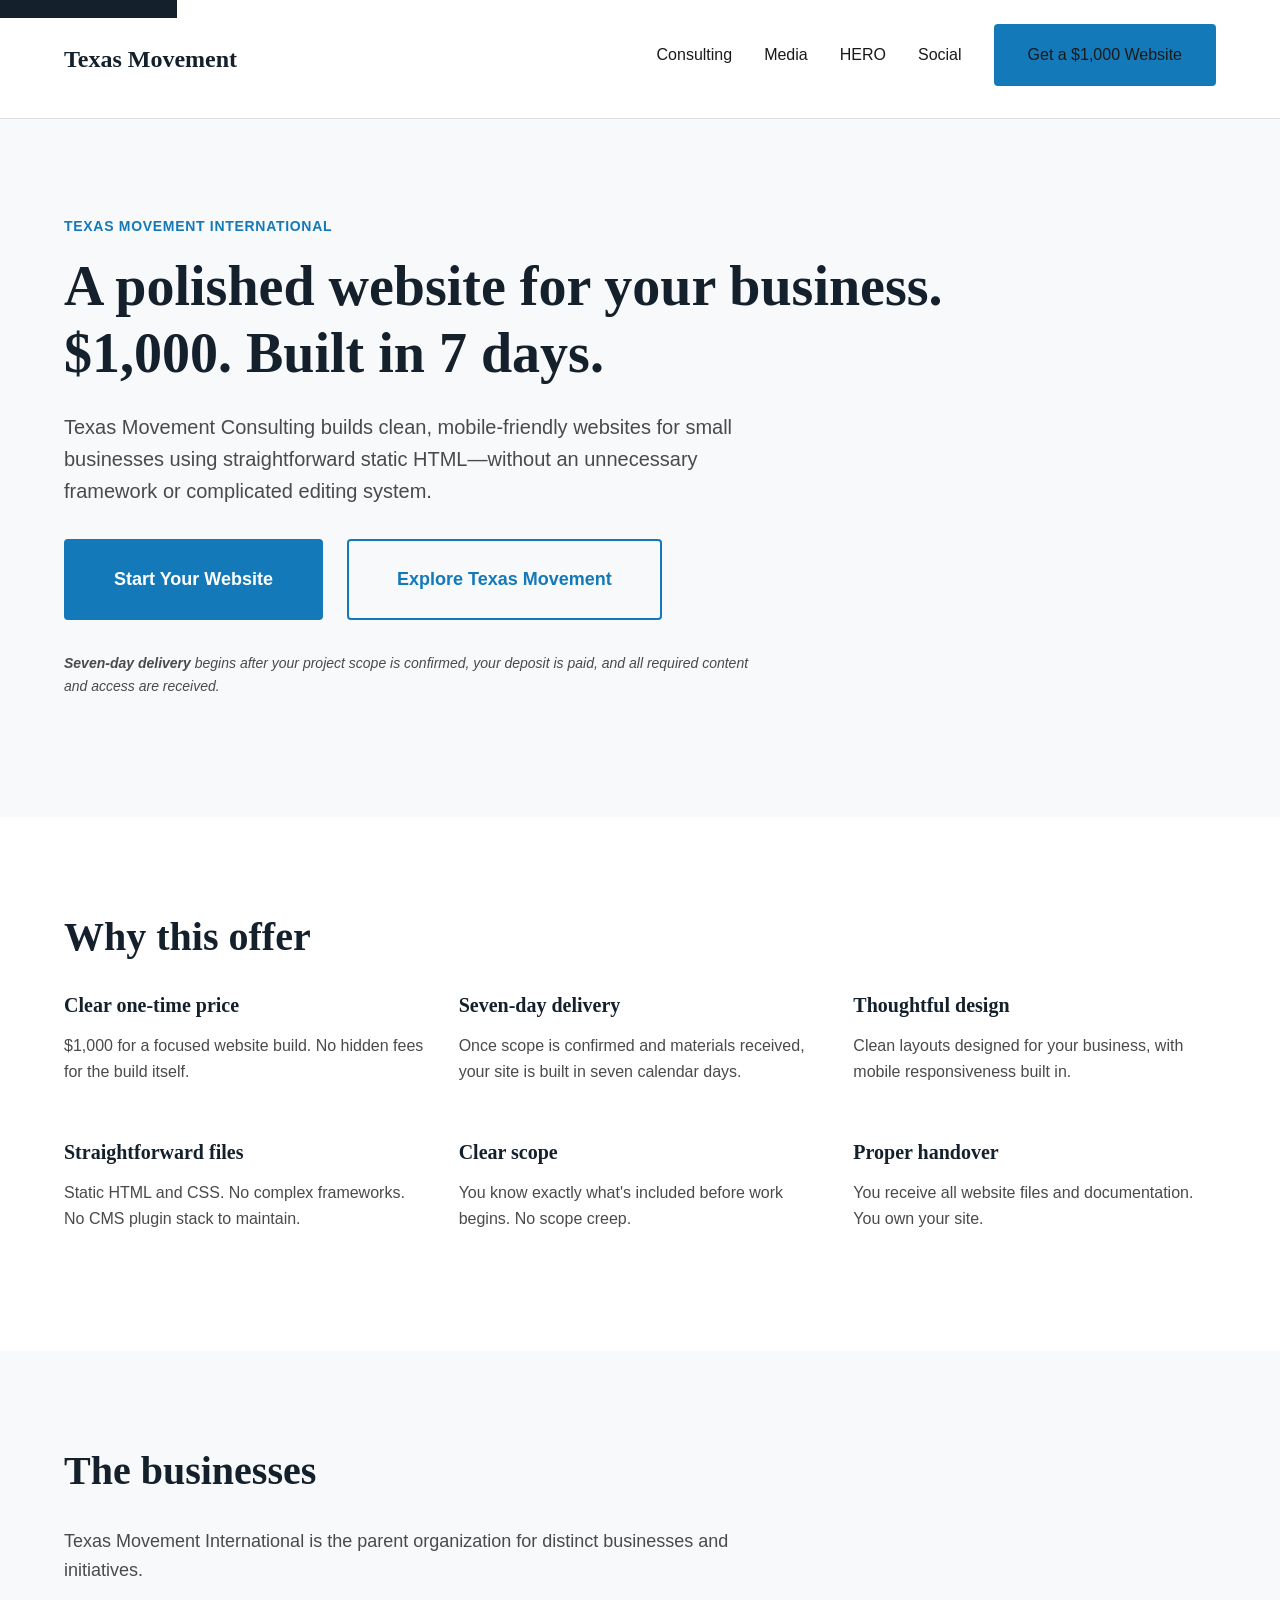
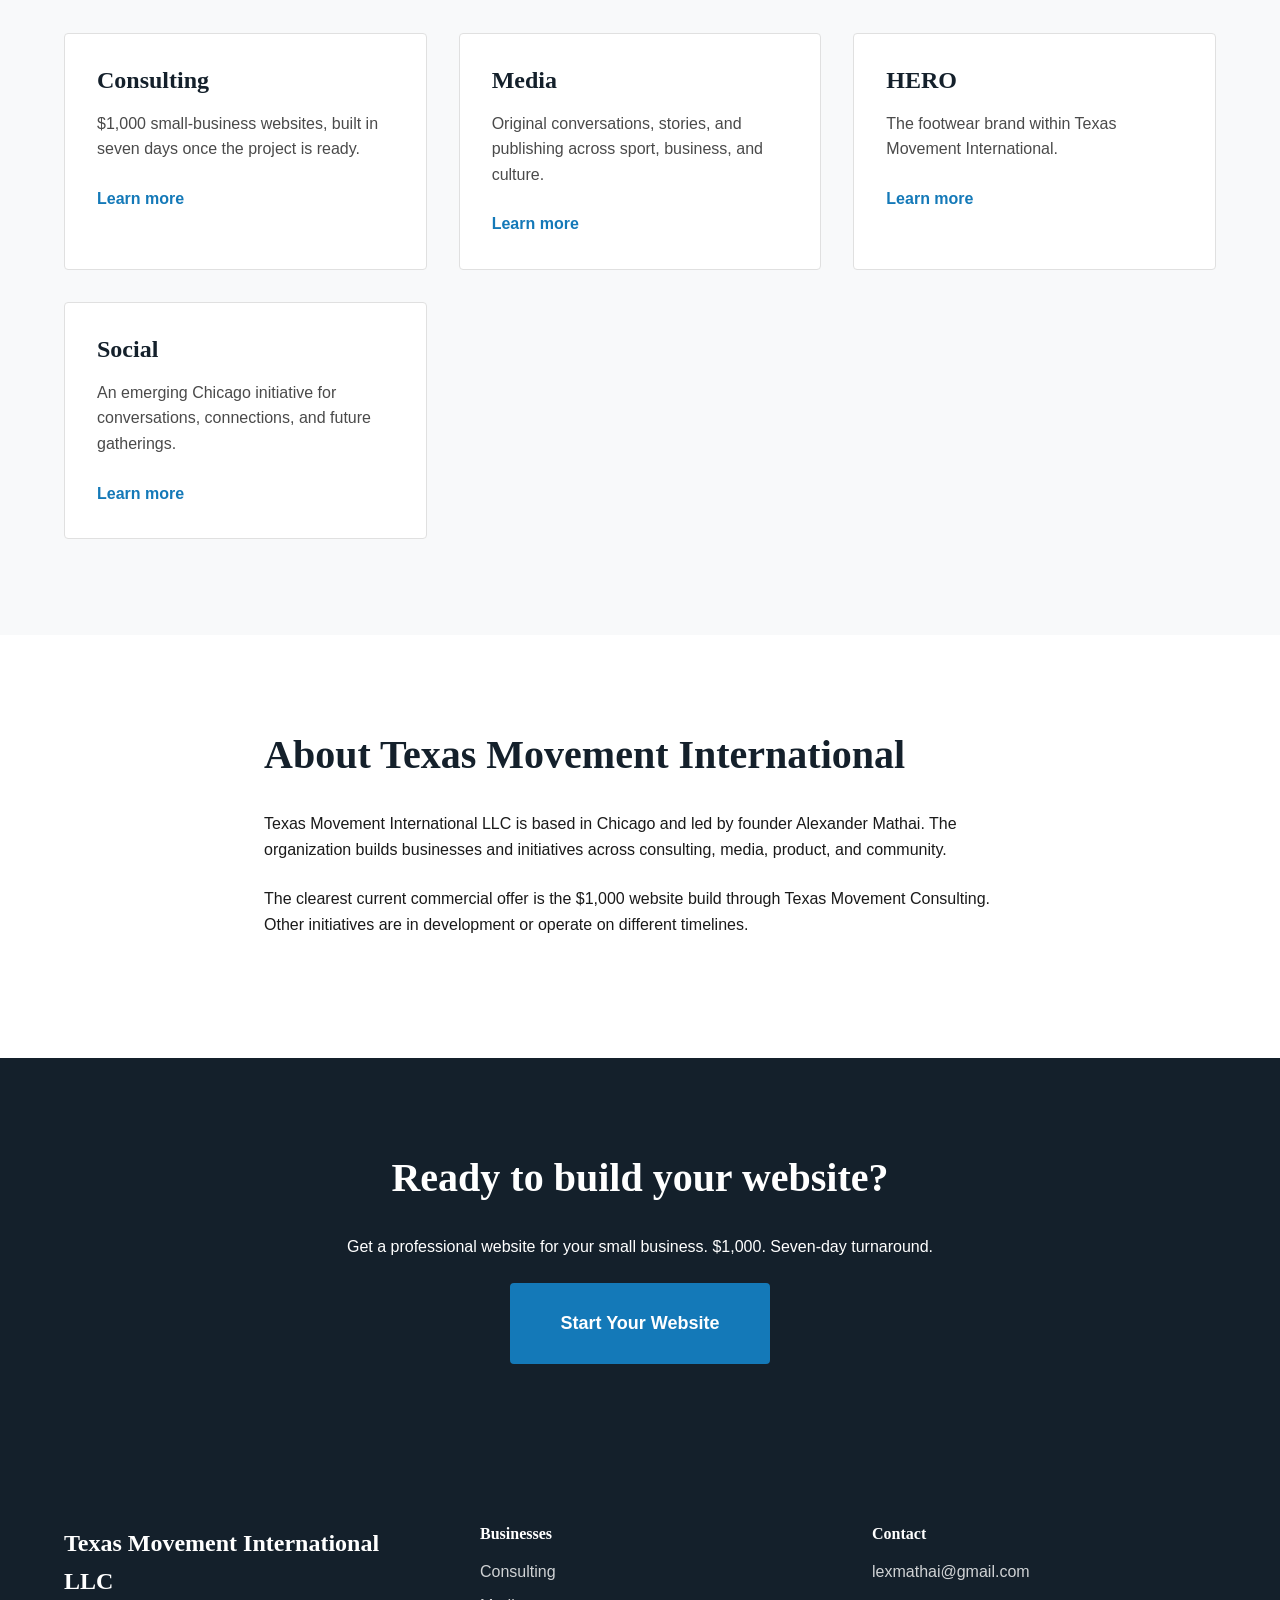
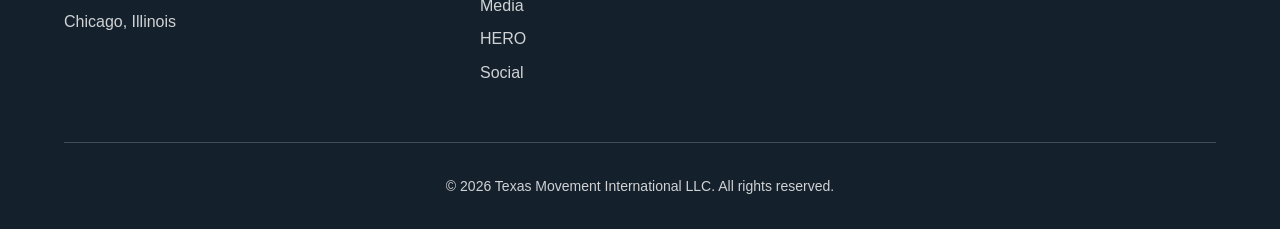
<file: index.html>
<!DOCTYPE html>
<html lang="en">
<head>
  <meta charset="UTF-8">
  <meta name="viewport" content="width=device-width, initial-scale=1.0">
  <title>Texas Movement International | $1,000 Websites for Small Business</title>
  <meta name="description" content="Texas Movement International builds polished websites for small businesses. $1,000 one-time. Seven-day turnaround. Media, HERO, and Social initiatives.">
  <link rel="stylesheet" href="assets/css/styles.css">
</head>
<body>
  <a href="#main" class="skip-link">Skip to main content</a>
  
  <header class="site-header">
    <div class="container">
      <div class="header-content">
        <a href="index.html" class="brand-mark">Texas Movement</a>
        <button class="mobile-nav-toggle" aria-expanded="false" aria-controls="primary-nav" aria-label="Toggle navigation">
          <span></span>
          <span></span>
          <span></span>
        </button>
        <nav id="primary-nav" class="primary-nav" aria-label="Primary">
          <ul>
            <li><a href="consulting.html">Consulting</a></li>
            <li><a href="media.html">Media</a></li>
            <li><a href="hero.html">HERO</a></li>
            <li><a href="social.html">Social</a></li>
            <li><a href="consulting.html#inquiry" class="btn btn-primary">Get a $1,000 Website</a></li>
          </ul>
        </nav>
      </div>
    </div>
  </header>

  <main id="main">
    <!-- HERO -->
    <section class="hero">
      <div class="container">
        <p class="eyebrow">Texas Movement International</p>
        <h1>A polished website for your business.<br>$1,000. Built in 7 days.</h1>
        <p class="hero-support">Texas Movement Consulting builds clean, mobile-friendly websites for small businesses using straightforward static HTML—without an unnecessary framework or complicated editing system.</p>
        <div class="hero-actions">
          <a href="consulting.html#inquiry" class="btn btn-primary btn-large">Start Your Website</a>
          <a href="#businesses" class="btn btn-secondary btn-large">Explore Texas Movement</a>
        </div>
        <p class="hero-note"><strong>Seven-day delivery</strong> begins after your project scope is confirmed, your deposit is paid, and all required content and access are received.</p>
      </div>
    </section>

    <!-- WHY THIS OFFER -->
    <section class="section">
      <div class="container">
        <h2>Why this offer</h2>
        <div class="features-grid">
          <div class="feature">
            <h3>Clear one-time price</h3>
            <p>$1,000 for a focused website build. No hidden fees for the build itself.</p>
          </div>
          <div class="feature">
            <h3>Seven-day delivery</h3>
            <p>Once scope is confirmed and materials received, your site is built in seven calendar days.</p>
          </div>
          <div class="feature">
            <h3>Thoughtful design</h3>
            <p>Clean layouts designed for your business, with mobile responsiveness built in.</p>
          </div>
          <div class="feature">
            <h3>Straightforward files</h3>
            <p>Static HTML and CSS. No complex frameworks. No CMS plugin stack to maintain.</p>
          </div>
          <div class="feature">
            <h3>Clear scope</h3>
            <p>You know exactly what's included before work begins. No scope creep.</p>
          </div>
          <div class="feature">
            <h3>Proper handover</h3>
            <p>You receive all website files and documentation. You own your site.</p>
          </div>
        </div>
      </div>
    </section>

    <!-- BUSINESSES -->
    <section id="businesses" class="section section-alt">
      <div class="container">
        <h2>The businesses</h2>
        <p class="section-intro">Texas Movement International is the parent organization for distinct businesses and initiatives.</p>
        <div class="cards-grid">
          <article class="card">
            <h3>Consulting</h3>
            <p>$1,000 small-business websites, built in seven days once the project is ready.</p>
            <a href="consulting.html" class="card-link">Learn more</a>
          </article>
          <article class="card">
            <h3>Media</h3>
            <p>Original conversations, stories, and publishing across sport, business, and culture.</p>
            <a href="media.html" class="card-link">Learn more</a>
          </article>
          <article class="card">
            <h3>HERO</h3>
            <p>The footwear brand within Texas Movement International.</p>
            <a href="hero.html" class="card-link">Learn more</a>
          </article>
          <article class="card">
            <h3>Social</h3>
            <p>An emerging Chicago initiative for conversations, connections, and future gatherings.</p>
            <a href="social.html" class="card-link">Learn more</a>
          </article>
        </div>
      </div>
    </section>

    <!-- ABOUT PARENT -->
    <section class="section">
      <div class="container container-narrow">
        <h2>About Texas Movement International</h2>
        <p>Texas Movement International LLC is based in Chicago and led by founder Alexander Mathai. The organization builds businesses and initiatives across consulting, media, product, and community.</p>
        <p>The clearest current commercial offer is the $1,000 website build through Texas Movement Consulting. Other initiatives are in development or operate on different timelines.</p>
      </div>
    </section>

    <!-- FINAL CTA -->
    <section class="section section-cta">
      <div class="container">
        <h2>Ready to build your website?</h2>
        <p>Get a professional website for your small business. $1,000. Seven-day turnaround.</p>
        <a href="consulting.html#inquiry" class="btn btn-primary btn-large">Start Your Website</a>
      </div>
    </section>
  </main>

  <footer class="site-footer">
    <div class="container">
      <div class="footer-content">
        <div class="footer-brand">
          <p class="footer-company">Texas Movement International LLC</p>
          <p class="footer-location">Chicago, Illinois</p>
        </div>
        <div class="footer-nav">
          <div class="footer-section">
            <h4>Businesses</h4>
            <ul>
              <li><a href="consulting.html">Consulting</a></li>
              <li><a href="media.html">Media</a></li>
              <li><a href="hero.html">HERO</a></li>
              <li><a href="social.html">Social</a></li>
            </ul>
          </div>
          <div class="footer-section">
            <h4>Contact</h4>
            <ul>
              <li><a href="mailto:lexmathai@gmail.com">lexmathai@gmail.com</a></li>
            </ul>
          </div>
        </div>
      </div>
      <div class="footer-bottom">
        <p>&copy; <span id="current-year"></span> Texas Movement International LLC. All rights reserved.</p>
      </div>
    </div>
  </footer>

  <script src="assets/js/main.js"></script>
</body>
</html>
</file>
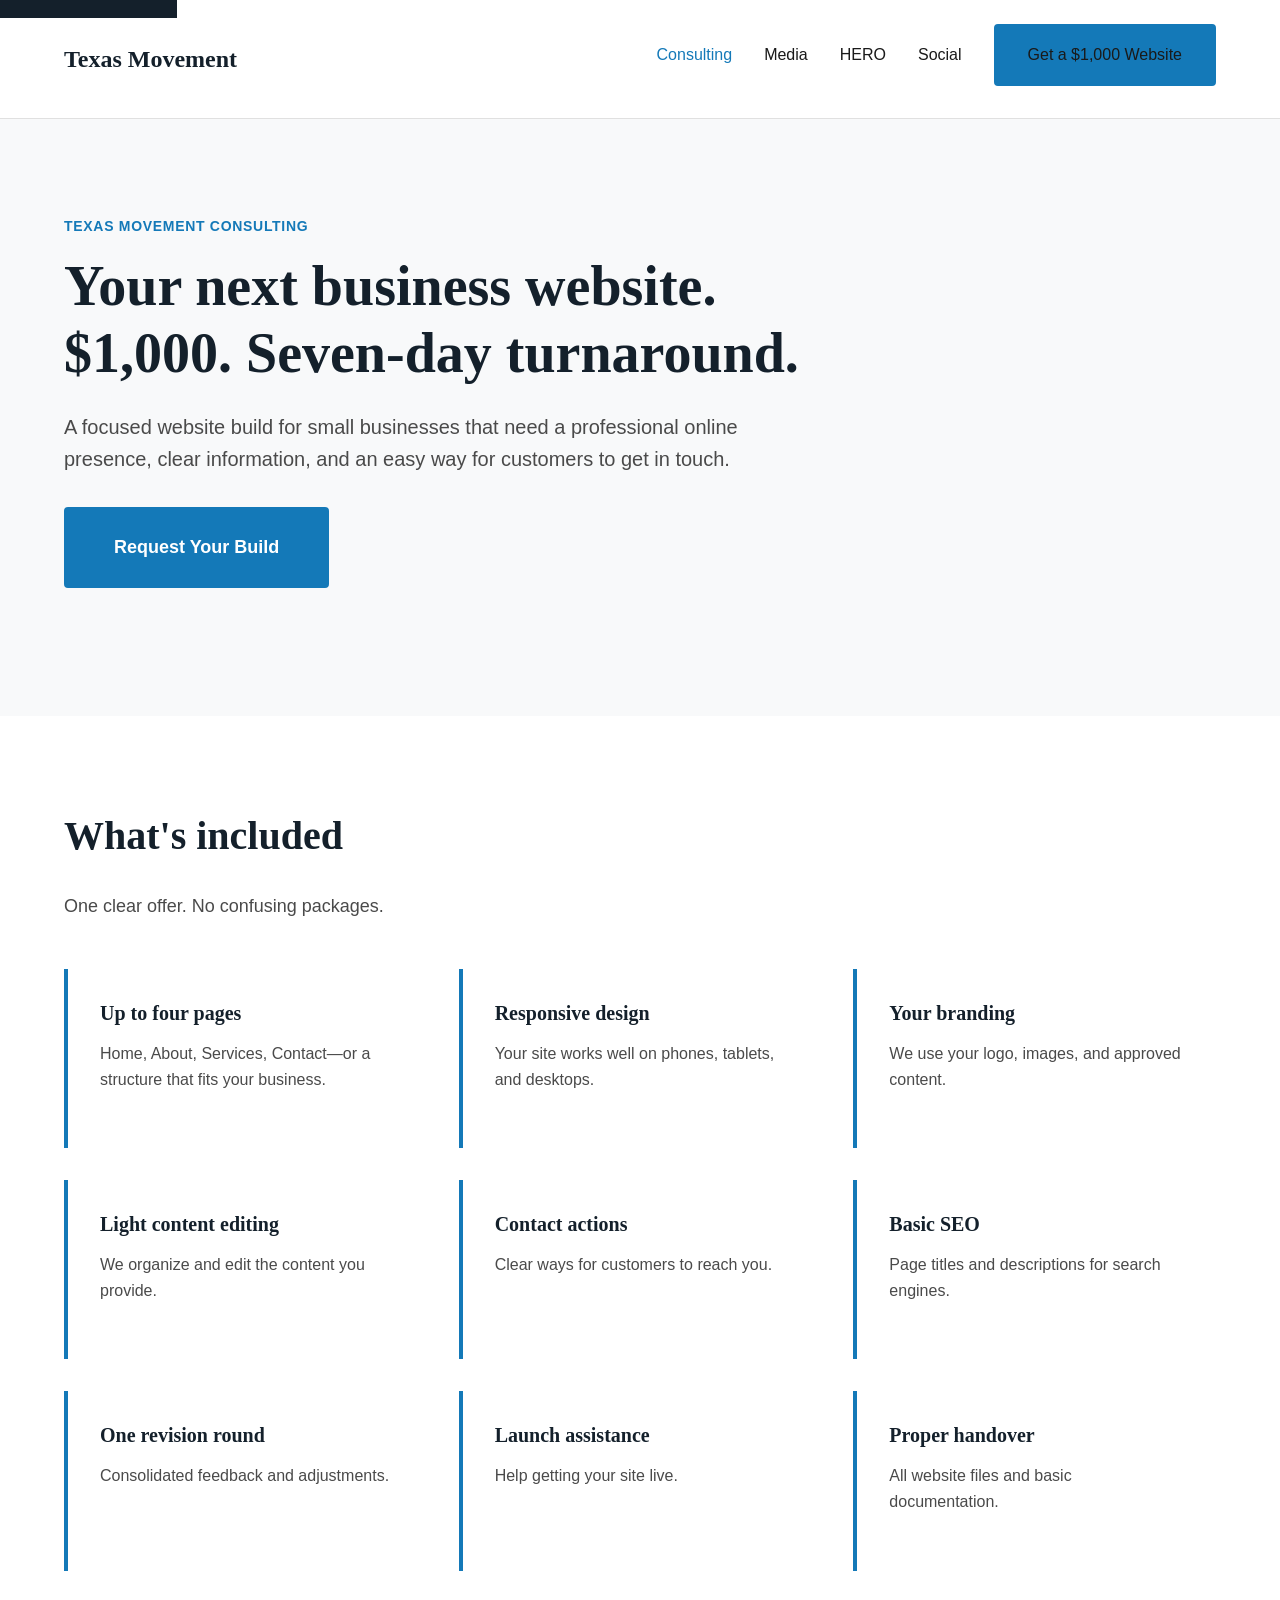
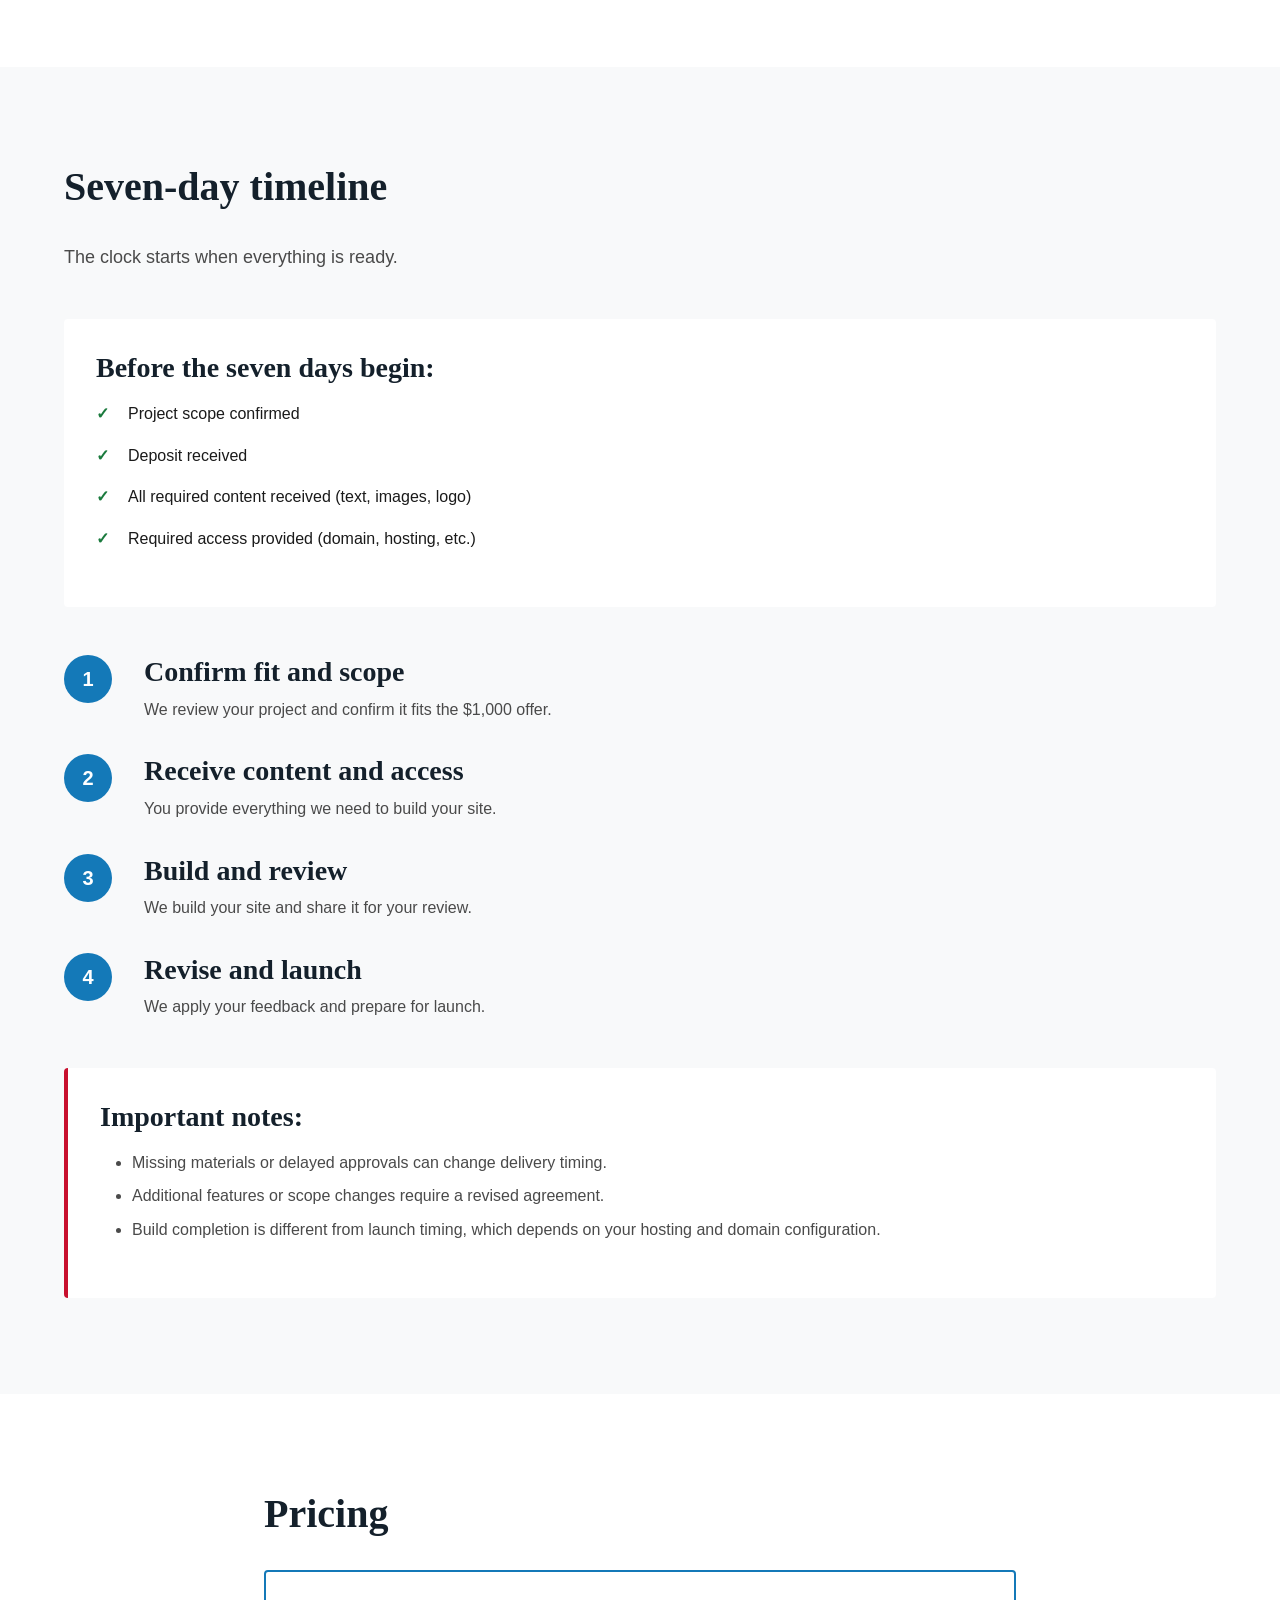
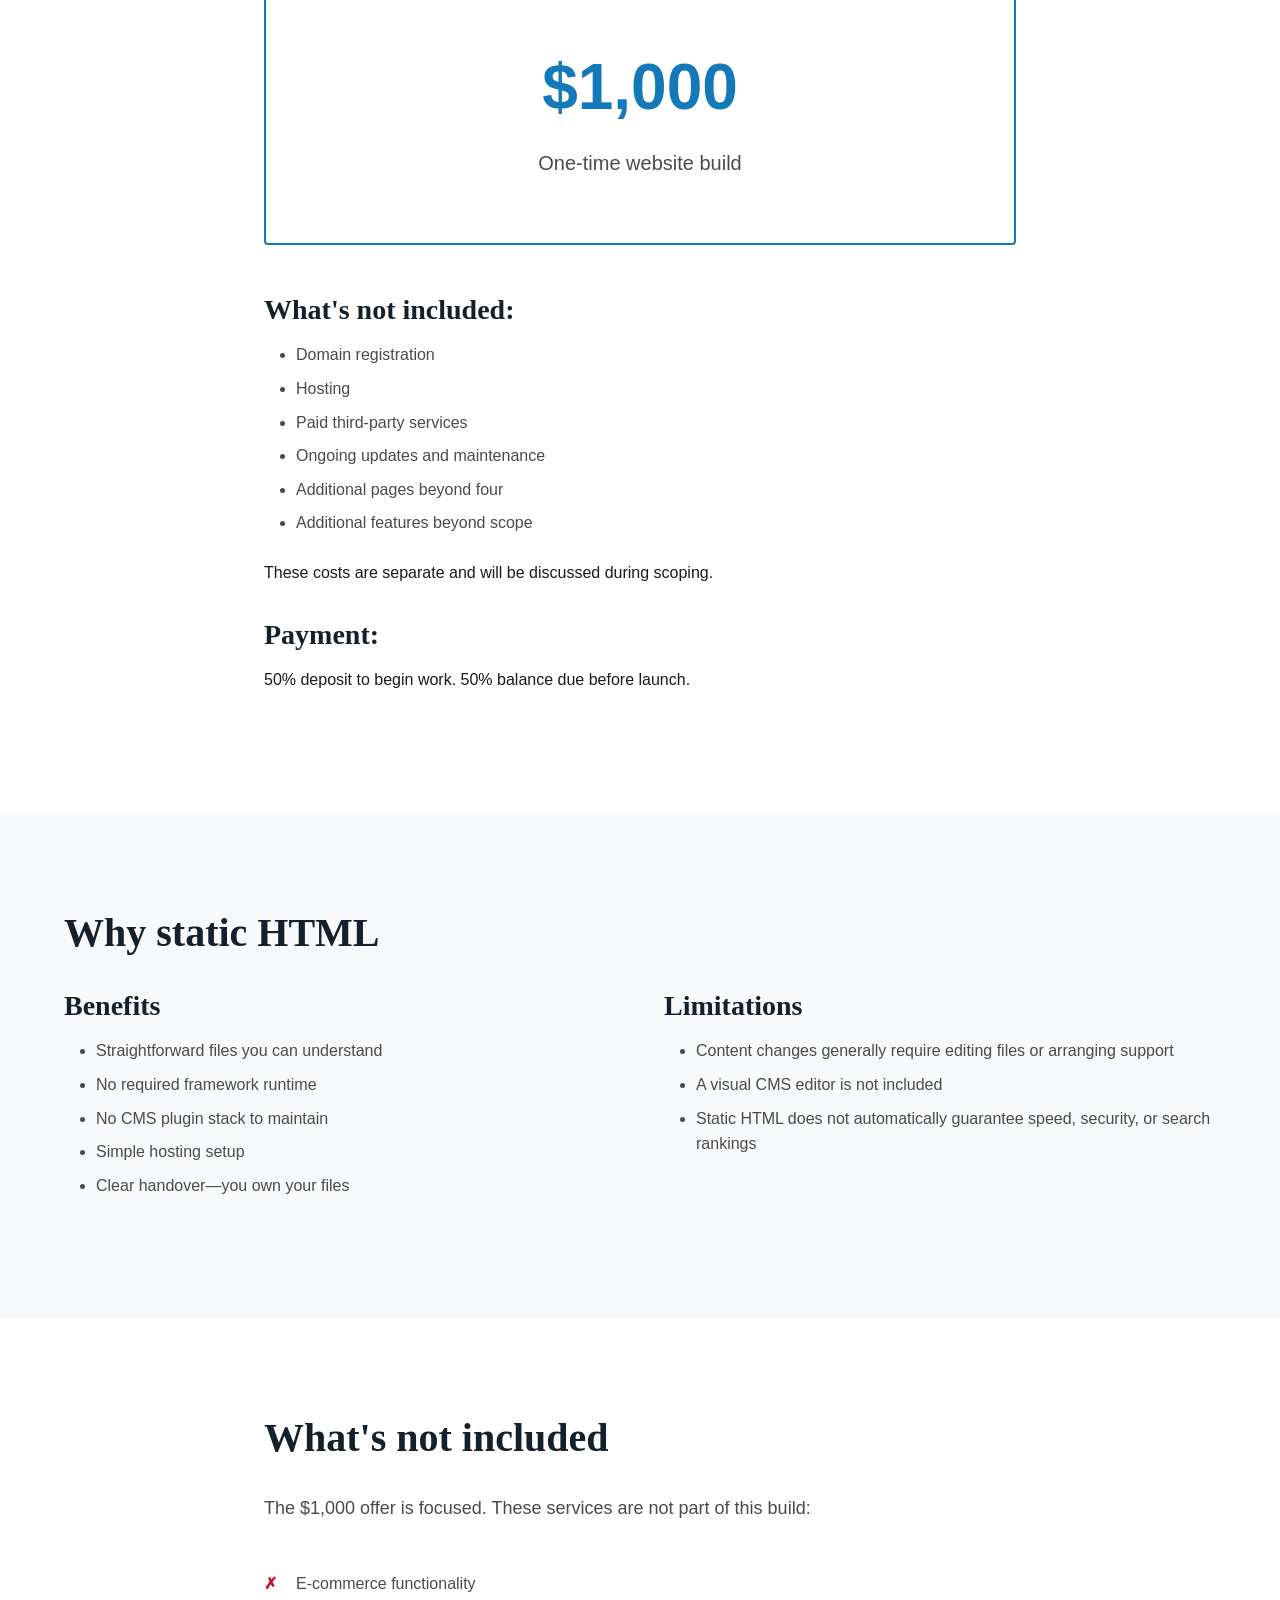
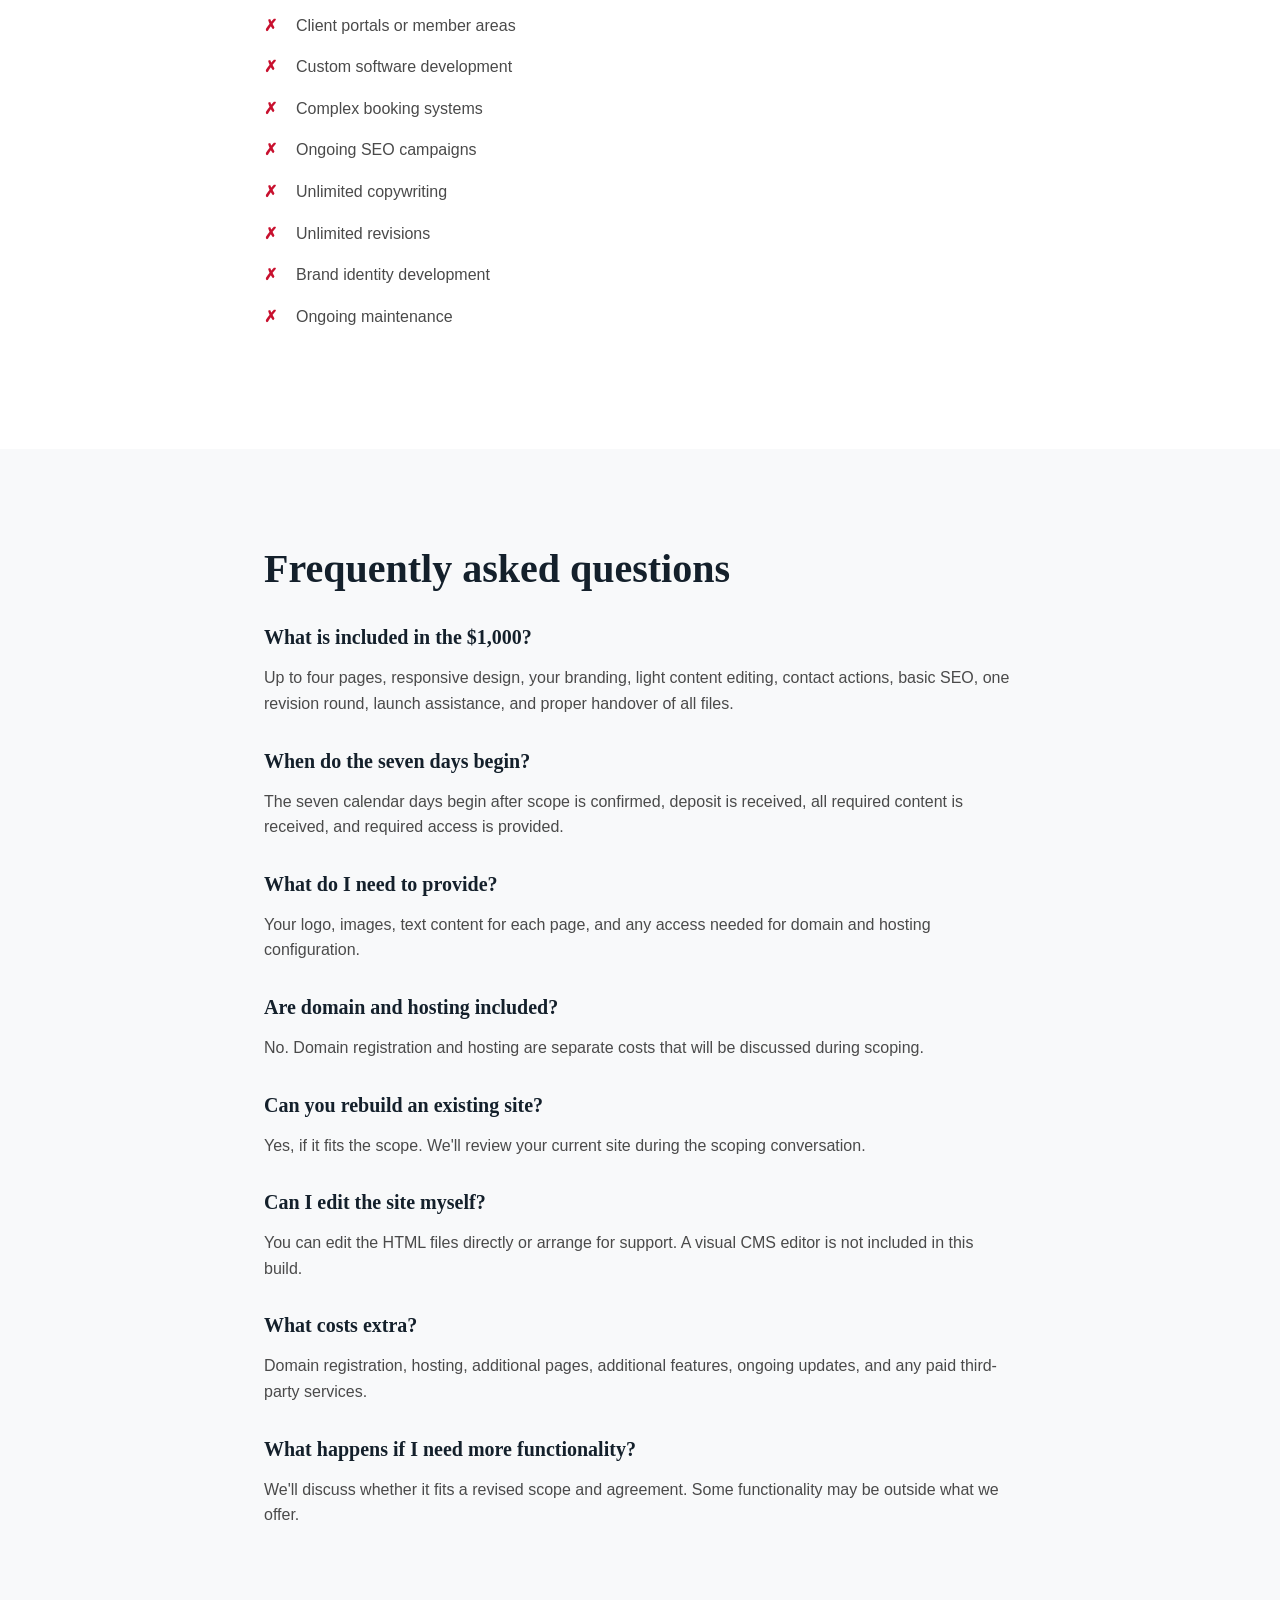
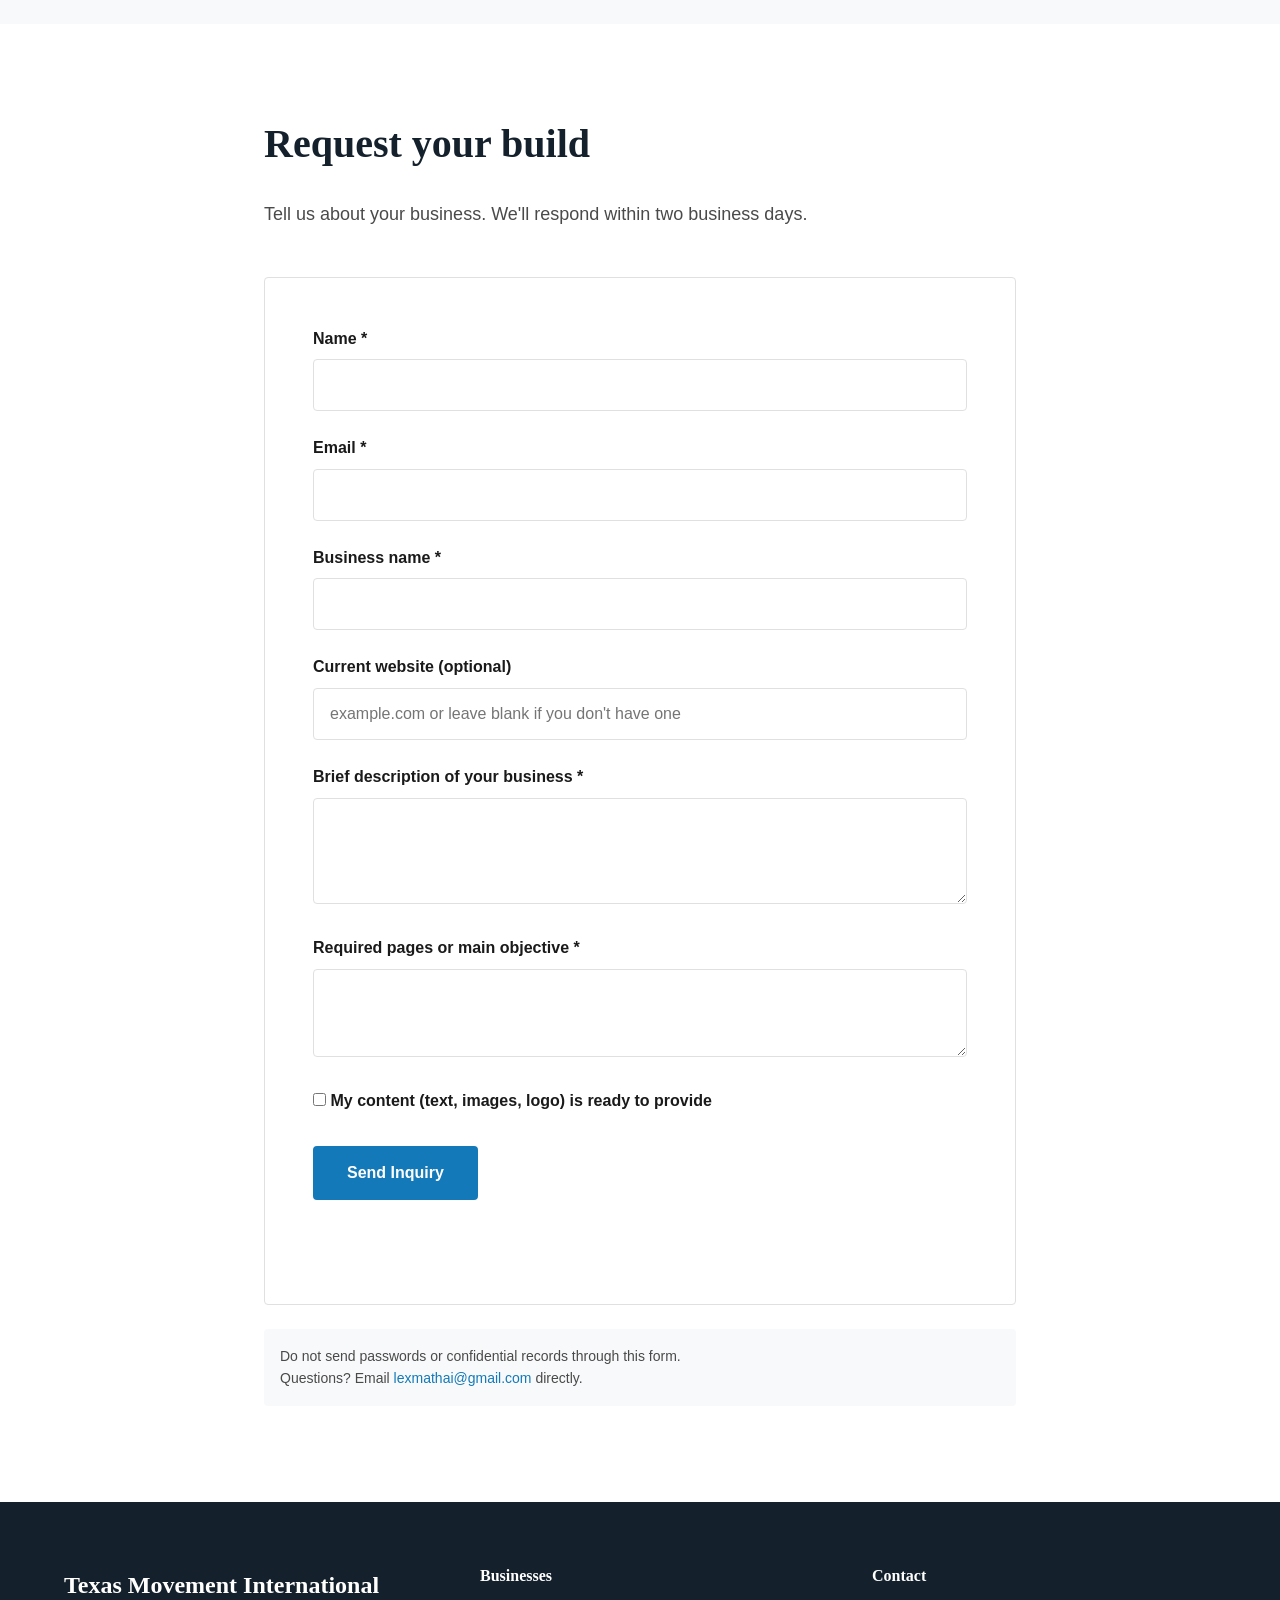
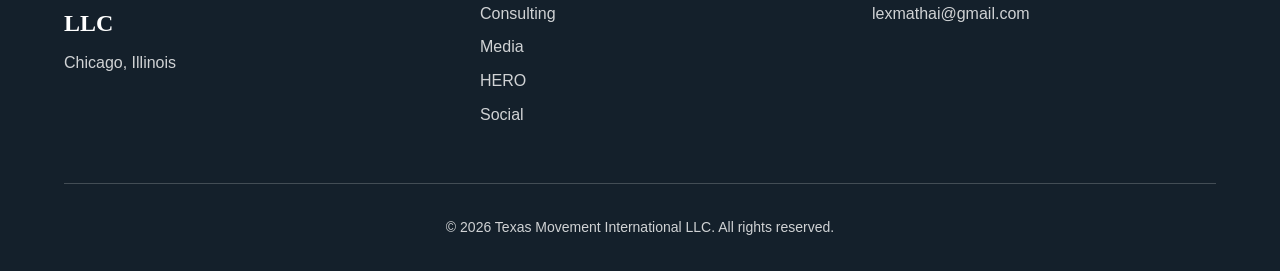
<file: consulting.html>
<!DOCTYPE html>
<html lang="en">
<head>
  <meta charset="UTF-8">
  <meta name="viewport" content="width=device-width, initial-scale=1.0">
  <title>Consulting | $1,000 Websites in 7 Days | Texas Movement International</title>
  <meta name="description" content="Texas Movement Consulting builds professional websites for small businesses. $1,000 one-time. Seven-day turnaround. Clear scope. Proper handover.">
  <link rel="stylesheet" href="assets/css/styles.css">
</head>
<body>
  <a href="#main" class="skip-link">Skip to main content</a>
  
  <header class="site-header">
    <div class="container">
      <div class="header-content">
        <a href="index.html" class="brand-mark">Texas Movement</a>
        <button class="mobile-nav-toggle" aria-expanded="false" aria-controls="primary-nav" aria-label="Toggle navigation">
          <span></span>
          <span></span>
          <span></span>
        </button>
        <nav id="primary-nav" class="primary-nav" aria-label="Primary">
          <ul>
            <li><a href="consulting.html" aria-current="page">Consulting</a></li>
            <li><a href="media.html">Media</a></li>
            <li><a href="hero.html">HERO</a></li>
            <li><a href="social.html">Social</a></li>
            <li><a href="#inquiry" class="btn btn-primary">Get a $1,000 Website</a></li>
          </ul>
        </nav>
      </div>
    </div>
  </header>

  <main id="main">
    <!-- HERO -->
    <section class="hero">
      <div class="container">
        <p class="eyebrow">Texas Movement Consulting</p>
        <h1>Your next business website.<br>$1,000. Seven-day turnaround.</h1>
        <p class="hero-support">A focused website build for small businesses that need a professional online presence, clear information, and an easy way for customers to get in touch.</p>
        <div class="hero-actions">
          <a href="#inquiry" class="btn btn-primary btn-large">Request Your Build</a>
        </div>
      </div>
    </section>

    <!-- WHAT'S INCLUDED -->
    <section class="section">
      <div class="container">
        <h2>What's included</h2>
        <p class="section-intro">One clear offer. No confusing packages.</p>
        <div class="inclusions-grid">
          <div class="inclusion">
            <h3>Up to four pages</h3>
            <p>Home, About, Services, Contact—or a structure that fits your business.</p>
          </div>
          <div class="inclusion">
            <h3>Responsive design</h3>
            <p>Your site works well on phones, tablets, and desktops.</p>
          </div>
          <div class="inclusion">
            <h3>Your branding</h3>
            <p>We use your logo, images, and approved content.</p>
          </div>
          <div class="inclusion">
            <h3>Light content editing</h3>
            <p>We organize and edit the content you provide.</p>
          </div>
          <div class="inclusion">
            <h3>Contact actions</h3>
            <p>Clear ways for customers to reach you.</p>
          </div>
          <div class="inclusion">
            <h3>Basic SEO</h3>
            <p>Page titles and descriptions for search engines.</p>
          </div>
          <div class="inclusion">
            <h3>One revision round</h3>
            <p>Consolidated feedback and adjustments.</p>
          </div>
          <div class="inclusion">
            <h3>Launch assistance</h3>
            <p>Help getting your site live.</p>
          </div>
          <div class="inclusion">
            <h3>Proper handover</h3>
            <p>All website files and basic documentation.</p>
          </div>
        </div>
      </div>
    </section>

    <!-- TIMELINE -->
    <section class="section section-alt">
      <div class="container">
        <h2>Seven-day timeline</h2>
        <p class="section-intro">The clock starts when everything is ready.</p>
        
        <div class="timeline-start">
          <h3>Before the seven days begin:</h3>
          <ul class="timeline-requirements">
            <li>Project scope confirmed</li>
            <li>Deposit received</li>
            <li>All required content received (text, images, logo)</li>
            <li>Required access provided (domain, hosting, etc.)</li>
          </ul>
        </div>

        <div class="timeline-steps">
          <div class="timeline-step">
            <span class="step-number">1</span>
            <div class="step-content">
              <h3>Confirm fit and scope</h3>
              <p>We review your project and confirm it fits the $1,000 offer.</p>
            </div>
          </div>
          <div class="timeline-step">
            <span class="step-number">2</span>
            <div class="step-content">
              <h3>Receive content and access</h3>
              <p>You provide everything we need to build your site.</p>
            </div>
          </div>
          <div class="timeline-step">
            <span class="step-number">3</span>
            <div class="step-content">
              <h3>Build and review</h3>
              <p>We build your site and share it for your review.</p>
            </div>
          </div>
          <div class="timeline-step">
            <span class="step-number">4</span>
            <div class="step-content">
              <h3>Revise and launch</h3>
              <p>We apply your feedback and prepare for launch.</p>
            </div>
          </div>
        </div>

        <div class="timeline-notes">
          <h3>Important notes:</h3>
          <ul>
            <li>Missing materials or delayed approvals can change delivery timing.</li>
            <li>Additional features or scope changes require a revised agreement.</li>
            <li>Build completion is different from launch timing, which depends on your hosting and domain configuration.</li>
          </ul>
        </div>
      </div>
    </section>

    <!-- PRICING -->
    <section class="section">
      <div class="container container-narrow">
        <h2>Pricing</h2>
        <div class="price-card">
          <div class="price-amount">$1,000</div>
          <div class="price-label">One-time website build</div>
        </div>

        <div class="pricing-details">
          <h3>What's not included:</h3>
          <ul>
            <li>Domain registration</li>
            <li>Hosting</li>
            <li>Paid third-party services</li>
            <li>Ongoing updates and maintenance</li>
            <li>Additional pages beyond four</li>
            <li>Additional features beyond scope</li>
          </ul>
          <p>These costs are separate and will be discussed during scoping.</p>

          <h3>Payment:</h3>
          <p>50% deposit to begin work. 50% balance due before launch.</p>
        </div>
      </div>
    </section>

    <!-- TECHNOLOGY -->
    <section class="section section-alt">
      <div class="container">
        <h2>Why static HTML</h2>
        <div class="two-column">
          <div>
            <h3>Benefits</h3>
            <ul>
              <li>Straightforward files you can understand</li>
              <li>No required framework runtime</li>
              <li>No CMS plugin stack to maintain</li>
              <li>Simple hosting setup</li>
              <li>Clear handover—you own your files</li>
            </ul>
          </div>
          <div>
            <h3>Limitations</h3>
            <ul>
              <li>Content changes generally require editing files or arranging support</li>
              <li>A visual CMS editor is not included</li>
              <li>Static HTML does not automatically guarantee speed, security, or search rankings</li>
            </ul>
          </div>
        </div>
      </div>
    </section>

    <!-- EXCLUSIONS -->
    <section class="section">
      <div class="container container-narrow">
        <h2>What's not included</h2>
        <p class="section-intro">The $1,000 offer is focused. These services are not part of this build:</p>
        <ul class="exclusions-list">
          <li>E-commerce functionality</li>
          <li>Client portals or member areas</li>
          <li>Custom software development</li>
          <li>Complex booking systems</li>
          <li>Ongoing SEO campaigns</li>
          <li>Unlimited copywriting</li>
          <li>Unlimited revisions</li>
          <li>Brand identity development</li>
          <li>Ongoing maintenance</li>
        </ul>
      </div>
    </section>

    <!-- FAQ -->
    <section class="section section-alt">
      <div class="container container-narrow">
        <h2>Frequently asked questions</h2>
        <div class="faq-list">
          <div class="faq-item">
            <h3>What is included in the $1,000?</h3>
            <p>Up to four pages, responsive design, your branding, light content editing, contact actions, basic SEO, one revision round, launch assistance, and proper handover of all files.</p>
          </div>
          <div class="faq-item">
            <h3>When do the seven days begin?</h3>
            <p>The seven calendar days begin after scope is confirmed, deposit is received, all required content is received, and required access is provided.</p>
          </div>
          <div class="faq-item">
            <h3>What do I need to provide?</h3>
            <p>Your logo, images, text content for each page, and any access needed for domain and hosting configuration.</p>
          </div>
          <div class="faq-item">
            <h3>Are domain and hosting included?</h3>
            <p>No. Domain registration and hosting are separate costs that will be discussed during scoping.</p>
          </div>
          <div class="faq-item">
            <h3>Can you rebuild an existing site?</h3>
            <p>Yes, if it fits the scope. We'll review your current site during the scoping conversation.</p>
          </div>
          <div class="faq-item">
            <h3>Can I edit the site myself?</h3>
            <p>You can edit the HTML files directly or arrange for support. A visual CMS editor is not included in this build.</p>
          </div>
          <div class="faq-item">
            <h3>What costs extra?</h3>
            <p>Domain registration, hosting, additional pages, additional features, ongoing updates, and any paid third-party services.</p>
          </div>
          <div class="faq-item">
            <h3>What happens if I need more functionality?</h3>
            <p>We'll discuss whether it fits a revised scope and agreement. Some functionality may be outside what we offer.</p>
          </div>
        </div>
      </div>
    </section>

    <!-- INQUIRY FORM -->
    <section id="inquiry" class="section">
      <div class="container container-narrow">
        <h2>Request your build</h2>
        <p class="section-intro">Tell us about your business. We'll respond within two business days.</p>
        
        <form id="inquiry-form" action="https://formspree.io/f/mpqewaod" method="POST" class="inquiry-form">
          <div class="form-group">
            <label for="name">Name *</label>
            <input type="text" id="name" name="name" required>
          </div>

          <div class="form-group">
            <label for="email">Email *</label>
            <input type="email" id="email" name="email" required>
          </div>

          <div class="form-group">
            <label for="business">Business name *</label>
            <input type="text" id="business" name="business" required>
          </div>

          <div class="form-group">
            <label for="website">Current website (optional)</label>
            <input type="text" id="website" name="website" placeholder="example.com or leave blank if you don't have one">
          </div>

          <div class="form-group">
            <label for="description">Brief description of your business *</label>
            <textarea id="description" name="description" rows="4" required></textarea>
          </div>

          <div class="form-group">
            <label for="pages">Required pages or main objective *</label>
            <textarea id="pages" name="pages" rows="3" required></textarea>
          </div>

          <div class="form-group">
            <label class="checkbox-label">
              <input type="checkbox" id="content-ready" name="content-ready">
              <span>My content (text, images, logo) is ready to provide</span>
            </label>
          </div>

          <div class="form-actions">
            <button type="submit" class="btn btn-primary">Send Inquiry</button>
          </div>

          <div id="form-status" class="form-status" role="status" aria-live="polite"></div>
        </form>

        <div class="form-note">
          <p>Do not send passwords or confidential records through this form.</p>
          <p>Questions? Email <a href="mailto:lexmathai@gmail.com">lexmathai@gmail.com</a> directly.</p>
        </div>
      </div>
    </section>
  </main>

  <footer class="site-footer">
    <div class="container">
      <div class="footer-content">
        <div class="footer-brand">
          <p class="footer-company">Texas Movement International LLC</p>
          <p class="footer-location">Chicago, Illinois</p>
        </div>
        <div class="footer-nav">
          <div class="footer-section">
            <h4>Businesses</h4>
            <ul>
              <li><a href="consulting.html">Consulting</a></li>
              <li><a href="media.html">Media</a></li>
              <li><a href="hero.html">HERO</a></li>
              <li><a href="social.html">Social</a></li>
            </ul>
          </div>
          <div class="footer-section">
            <h4>Contact</h4>
            <ul>
              <li><a href="mailto:lexmathai@gmail.com">lexmathai@gmail.com</a></li>
            </ul>
          </div>
        </div>
      </div>
      <div class="footer-bottom">
        <p>&copy; <span id="current-year"></span> Texas Movement International LLC. All rights reserved.</p>
      </div>
    </div>
  </footer>

  <script src="assets/js/main.js"></script>
</body>
</html>
</file>
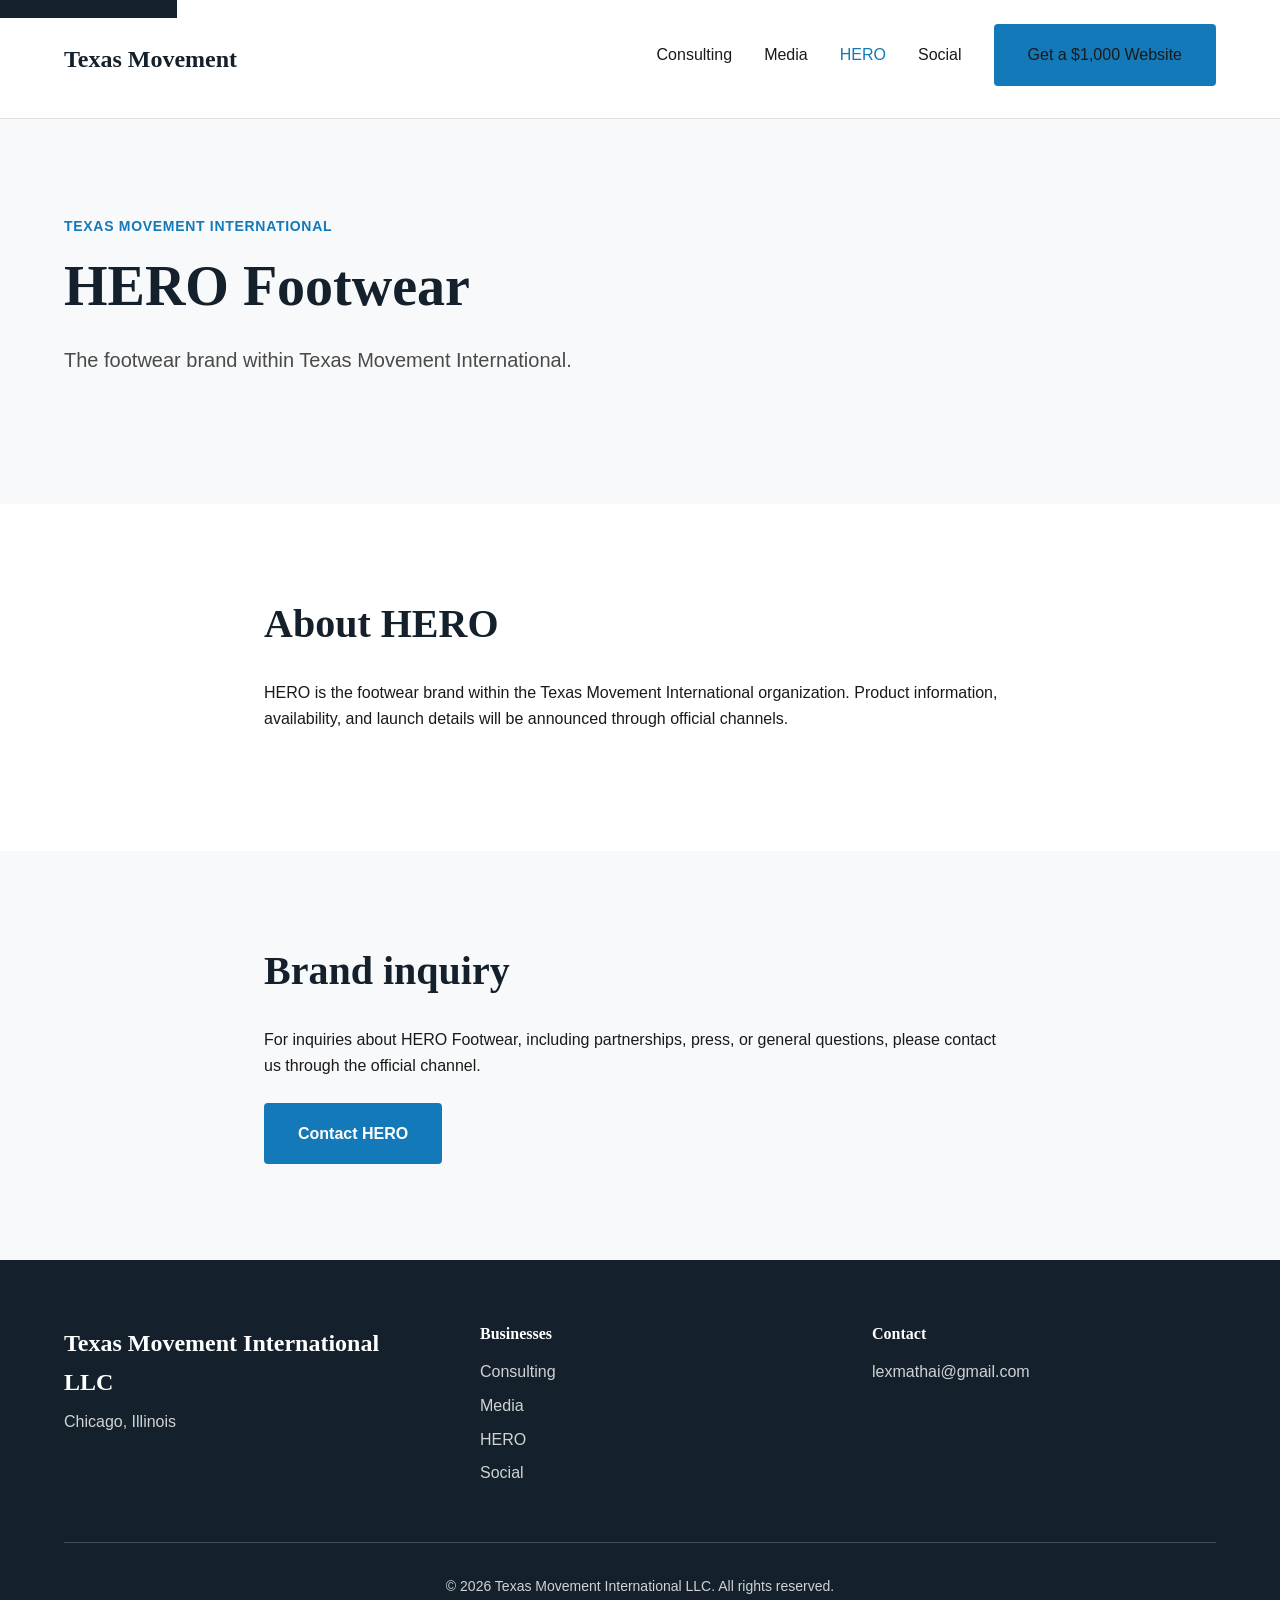
<file: hero.html>
<!DOCTYPE html>
<html lang="en">
<head>
  <meta charset="UTF-8">
  <meta name="viewport" content="width=device-width, initial-scale=1.0">
  <title>HERO Footwear | Texas Movement International</title>
  <meta name="description" content="HERO Footwear is the footwear brand within Texas Movement International.">
  <link rel="stylesheet" href="assets/css/styles.css">
</head>
<body>
  <a href="#main" class="skip-link">Skip to main content</a>
  
  <header class="site-header">
    <div class="container">
      <div class="header-content">
        <a href="index.html" class="brand-mark">Texas Movement</a>
        <button class="mobile-nav-toggle" aria-expanded="false" aria-controls="primary-nav" aria-label="Toggle navigation">
          <span></span>
          <span></span>
          <span></span>
        </button>
        <nav id="primary-nav" class="primary-nav" aria-label="Primary">
          <ul>
            <li><a href="consulting.html">Consulting</a></li>
            <li><a href="media.html">Media</a></li>
            <li><a href="hero.html" aria-current="page">HERO</a></li>
            <li><a href="social.html">Social</a></li>
            <li><a href="consulting.html#inquiry" class="btn btn-primary">Get a $1,000 Website</a></li>
          </ul>
        </nav>
      </div>
    </div>
  </header>

  <main id="main">
    <!-- HERO -->
    <section class="hero">
      <div class="container">
        <p class="eyebrow">Texas Movement International</p>
        <h1>HERO Footwear</h1>
        <p class="hero-support">The footwear brand within Texas Movement International.</p>
      </div>
    </section>

    <!-- ABOUT -->
    <section class="section">
      <div class="container container-narrow">
        <h2>About HERO</h2>
        <p>HERO is the footwear brand within the Texas Movement International organization. Product information, availability, and launch details will be announced through official channels.</p>
      </div>
    </section>

    <!-- INQUIRY -->
    <section class="section section-alt">
      <div class="container container-narrow">
        <h2>Brand inquiry</h2>
        <p>For inquiries about HERO Footwear, including partnerships, press, or general questions, please contact us through the official channel.</p>
        <a href="mailto:lexmathai@gmail.com" class="btn btn-primary">Contact HERO</a>
      </div>
    </section>
  </main>

  <footer class="site-footer">
    <div class="container">
      <div class="footer-content">
        <div class="footer-brand">
          <p class="footer-company">Texas Movement International LLC</p>
          <p class="footer-location">Chicago, Illinois</p>
        </div>
        <div class="footer-nav">
          <div class="footer-section">
            <h4>Businesses</h4>
            <ul>
              <li><a href="consulting.html">Consulting</a></li>
              <li><a href="media.html">Media</a></li>
              <li><a href="hero.html">HERO</a></li>
              <li><a href="social.html">Social</a></li>
            </ul>
          </div>
          <div class="footer-section">
            <h4>Contact</h4>
            <ul>
              <li><a href="mailto:lexmathai@gmail.com">lexmathai@gmail.com</a></li>
            </ul>
          </div>
        </div>
      </div>
      <div class="footer-bottom">
        <p>&copy; <span id="current-year"></span> Texas Movement International LLC. All rights reserved.</p>
      </div>
    </div>
  </footer>

  <script src="assets/js/main.js"></script>
</body>
</html>
</file>
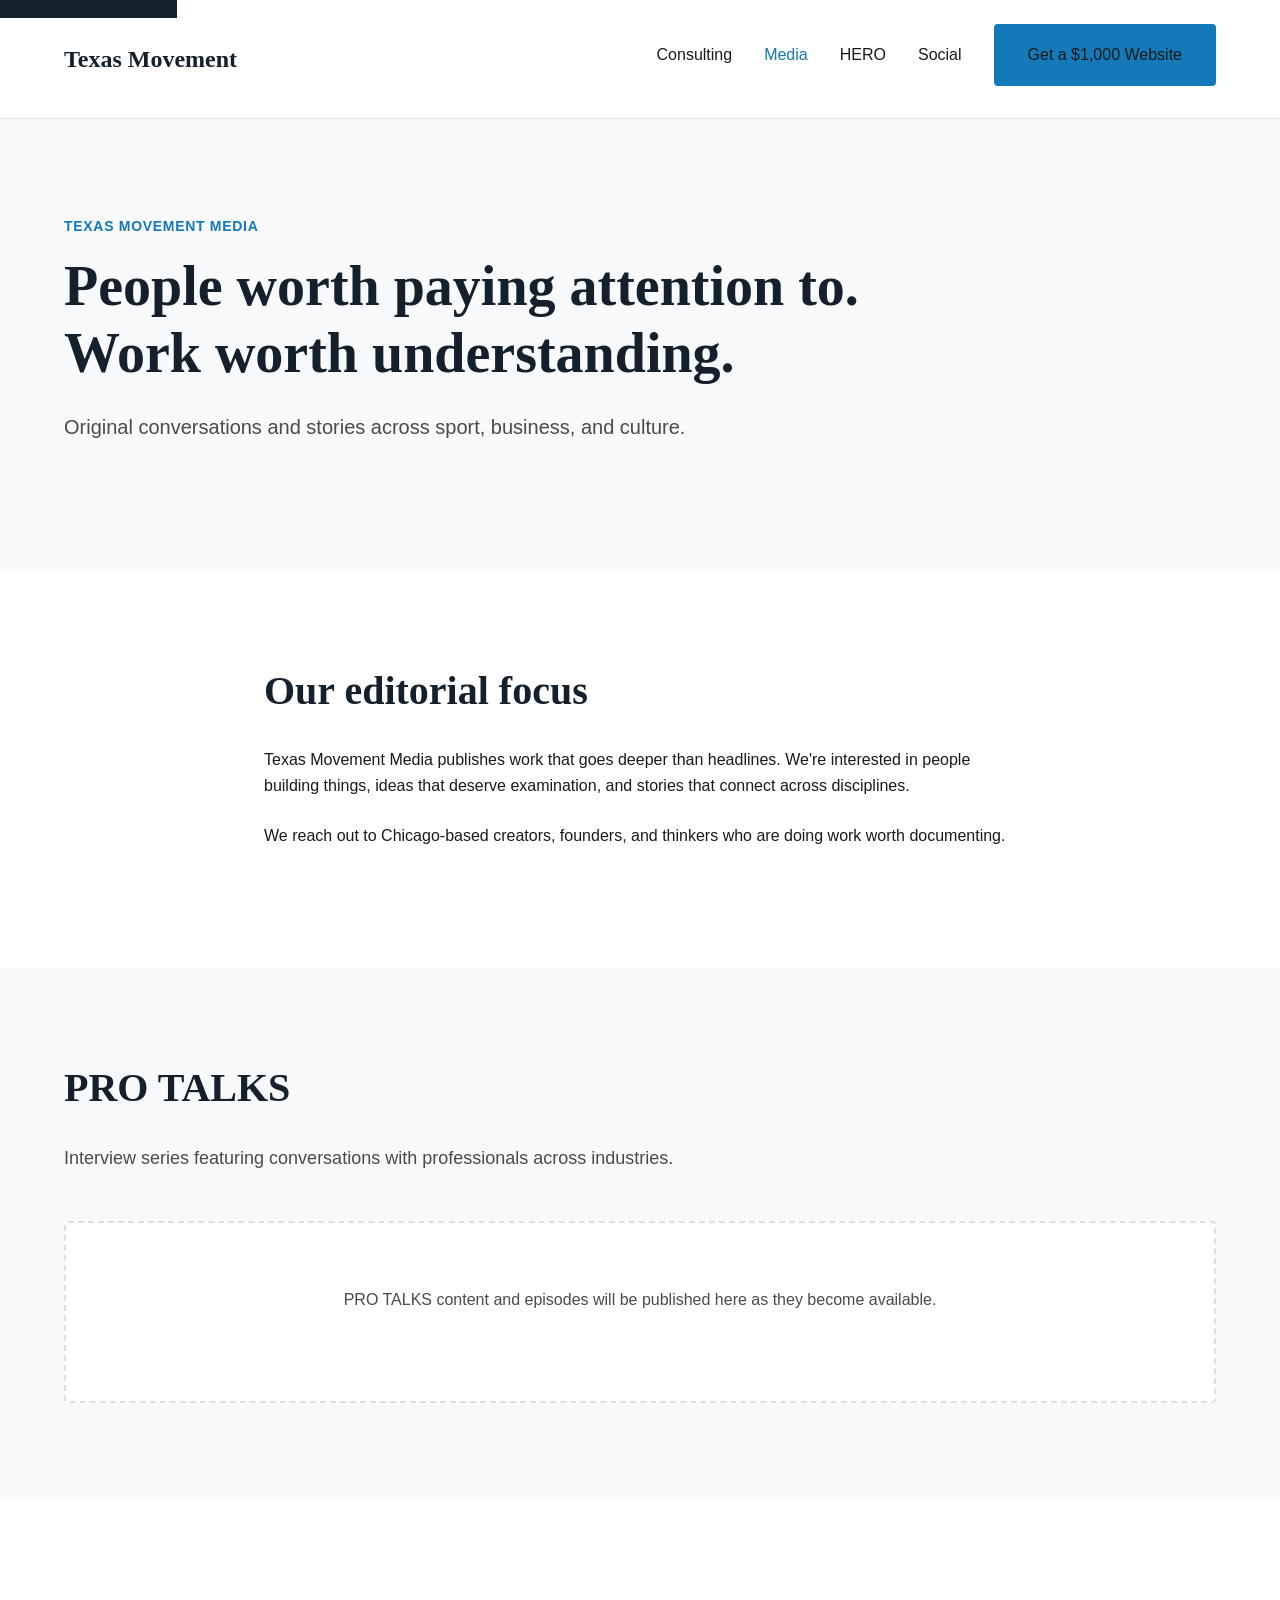
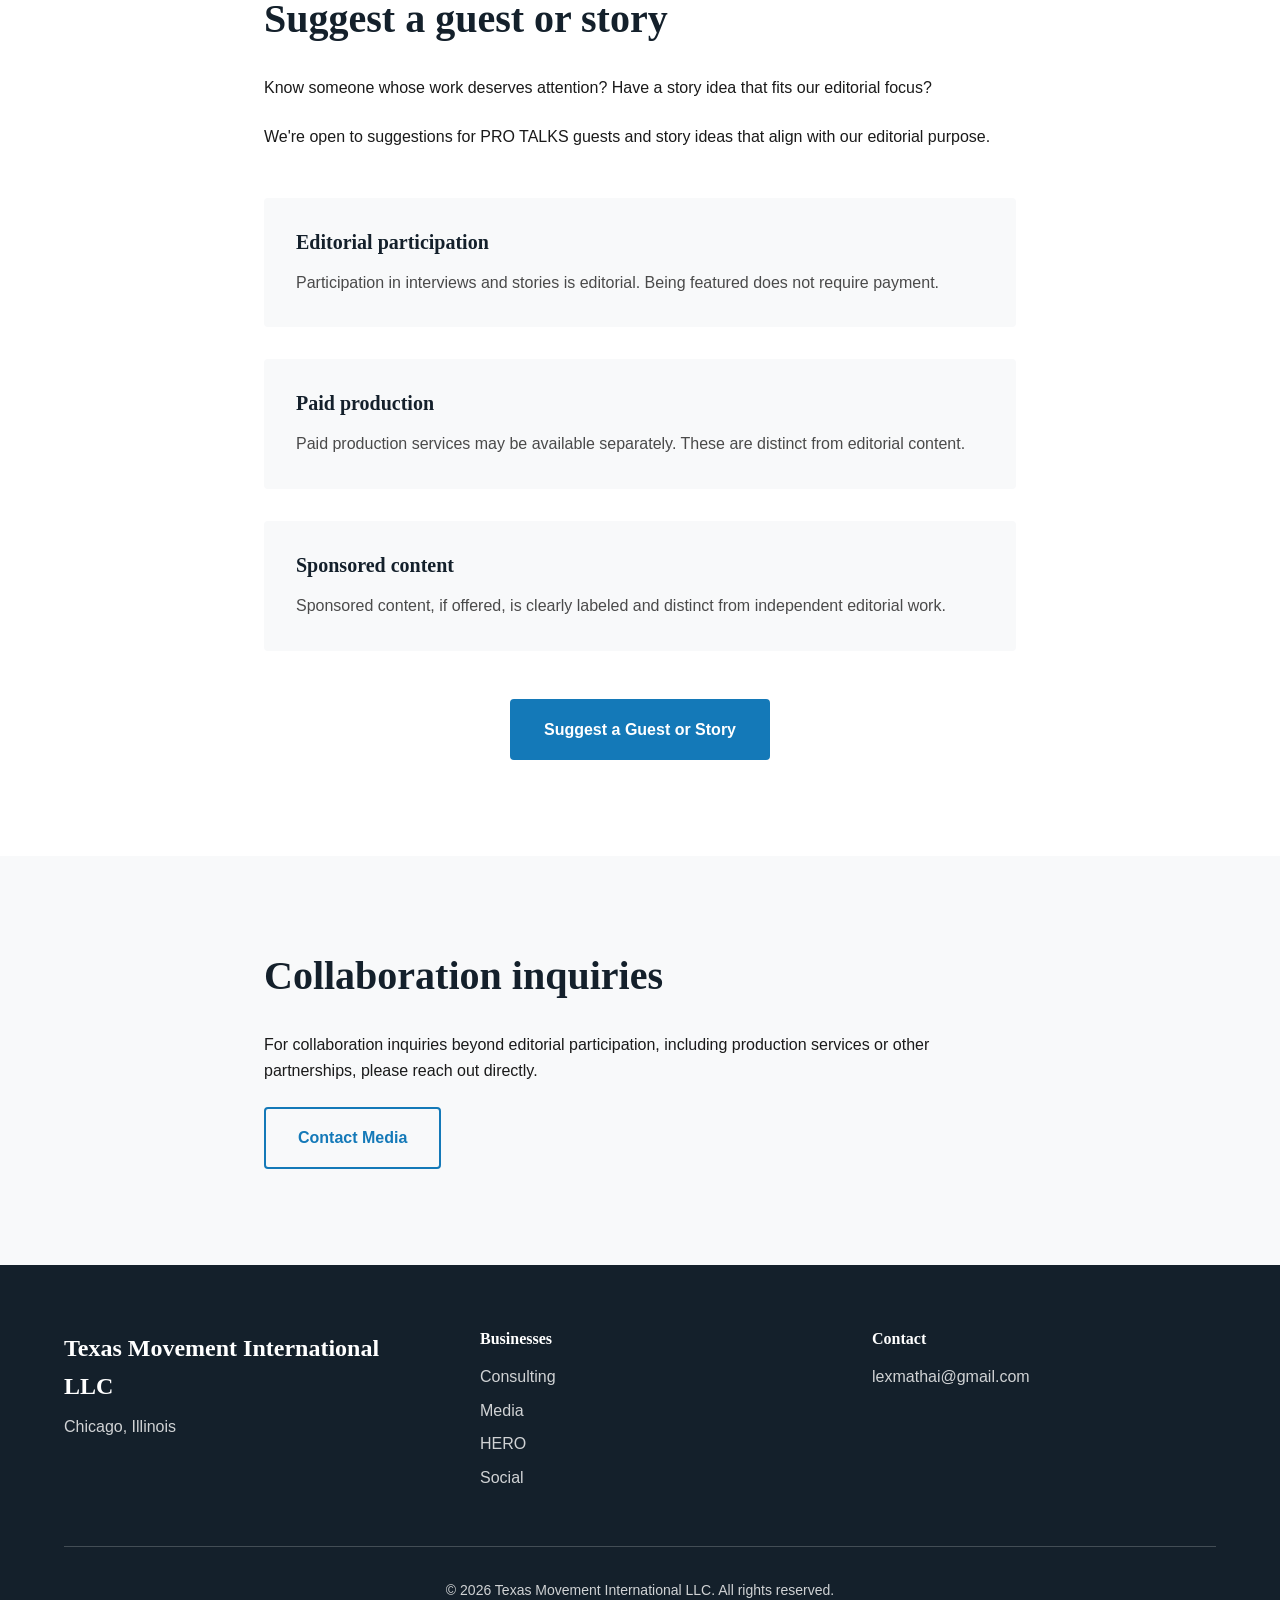
<file: media.html>
<!DOCTYPE html>
<html lang="en">
<head>
  <meta charset="UTF-8">
  <meta name="viewport" content="width=device-width, initial-scale=1.0">
  <title>Media | Texas Movement International</title>
  <meta name="description" content="Texas Movement Media publishes original conversations and stories across sport, business, and culture. PRO TALKS interview series.">
  <link rel="stylesheet" href="assets/css/styles.css">
</head>
<body>
  <a href="#main" class="skip-link">Skip to main content</a>
  
  <header class="site-header">
    <div class="container">
      <div class="header-content">
        <a href="index.html" class="brand-mark">Texas Movement</a>
        <button class="mobile-nav-toggle" aria-expanded="false" aria-controls="primary-nav" aria-label="Toggle navigation">
          <span></span>
          <span></span>
          <span></span>
        </button>
        <nav id="primary-nav" class="primary-nav" aria-label="Primary">
          <ul>
            <li><a href="consulting.html">Consulting</a></li>
            <li><a href="media.html" aria-current="page">Media</a></li>
            <li><a href="hero.html">HERO</a></li>
            <li><a href="social.html">Social</a></li>
            <li><a href="consulting.html#inquiry" class="btn btn-primary">Get a $1,000 Website</a></li>
          </ul>
        </nav>
      </div>
    </div>
  </header>

  <main id="main">
    <!-- HERO -->
    <section class="hero">
      <div class="container">
        <p class="eyebrow">Texas Movement Media</p>
        <h1>People worth paying attention to.<br>Work worth understanding.</h1>
        <p class="hero-support">Original conversations and stories across sport, business, and culture.</p>
      </div>
    </section>

    <!-- EDITORIAL PURPOSE -->
    <section class="section">
      <div class="container container-narrow">
        <h2>Our editorial focus</h2>
        <p>Texas Movement Media publishes work that goes deeper than headlines. We're interested in people building things, ideas that deserve examination, and stories that connect across disciplines.</p>
        <p>We reach out to Chicago-based creators, founders, and thinkers who are doing work worth documenting.</p>
      </div>
    </section>

    <!-- PRO TALKS -->
    <section class="section section-alt">
      <div class="container">
        <h2>PRO TALKS</h2>
        <p class="section-intro">Interview series featuring conversations with professionals across industries.</p>
        
        <div class="media-coming-soon">
          <p>PRO TALKS content and episodes will be published here as they become available.</p>
        </div>
      </div>
    </section>

    <!-- PARTICIPATION -->
    <section class="section">
      <div class="container container-narrow">
        <h2>Suggest a guest or story</h2>
        <p>Know someone whose work deserves attention? Have a story idea that fits our editorial focus?</p>
        <p>We're open to suggestions for PRO TALKS guests and story ideas that align with our editorial purpose.</p>
        
        <div class="participation-types">
          <div class="participation-type">
            <h3>Editorial participation</h3>
            <p>Participation in interviews and stories is editorial. Being featured does not require payment.</p>
          </div>
          <div class="participation-type">
            <h3>Paid production</h3>
            <p>Paid production services may be available separately. These are distinct from editorial content.</p>
          </div>
          <div class="participation-type">
            <h3>Sponsored content</h3>
            <p>Sponsored content, if offered, is clearly labeled and distinct from independent editorial work.</p>
          </div>
        </div>

        <div class="cta-box">
          <a href="mailto:lexmathai@gmail.com" class="btn btn-primary">Suggest a Guest or Story</a>
        </div>
      </div>
    </section>

    <!-- COLLABORATION -->
    <section class="section section-alt">
      <div class="container container-narrow">
        <h2>Collaboration inquiries</h2>
        <p>For collaboration inquiries beyond editorial participation, including production services or other partnerships, please reach out directly.</p>
        <a href="mailto:lexmathai@gmail.com" class="btn btn-secondary">Contact Media</a>
      </div>
    </section>
  </main>

  <footer class="site-footer">
    <div class="container">
      <div class="footer-content">
        <div class="footer-brand">
          <p class="footer-company">Texas Movement International LLC</p>
          <p class="footer-location">Chicago, Illinois</p>
        </div>
        <div class="footer-nav">
          <div class="footer-section">
            <h4>Businesses</h4>
            <ul>
              <li><a href="consulting.html">Consulting</a></li>
              <li><a href="media.html">Media</a></li>
              <li><a href="hero.html">HERO</a></li>
              <li><a href="social.html">Social</a></li>
            </ul>
          </div>
          <div class="footer-section">
            <h4>Contact</h4>
            <ul>
              <li><a href="mailto:lexmathai@gmail.com">lexmathai@gmail.com</a></li>
            </ul>
          </div>
        </div>
      </div>
      <div class="footer-bottom">
        <p>&copy; <span id="current-year"></span> Texas Movement International LLC. All rights reserved.</p>
      </div>
    </div>
  </footer>

  <script src="assets/js/main.js"></script>
</body>
</html>
</file>
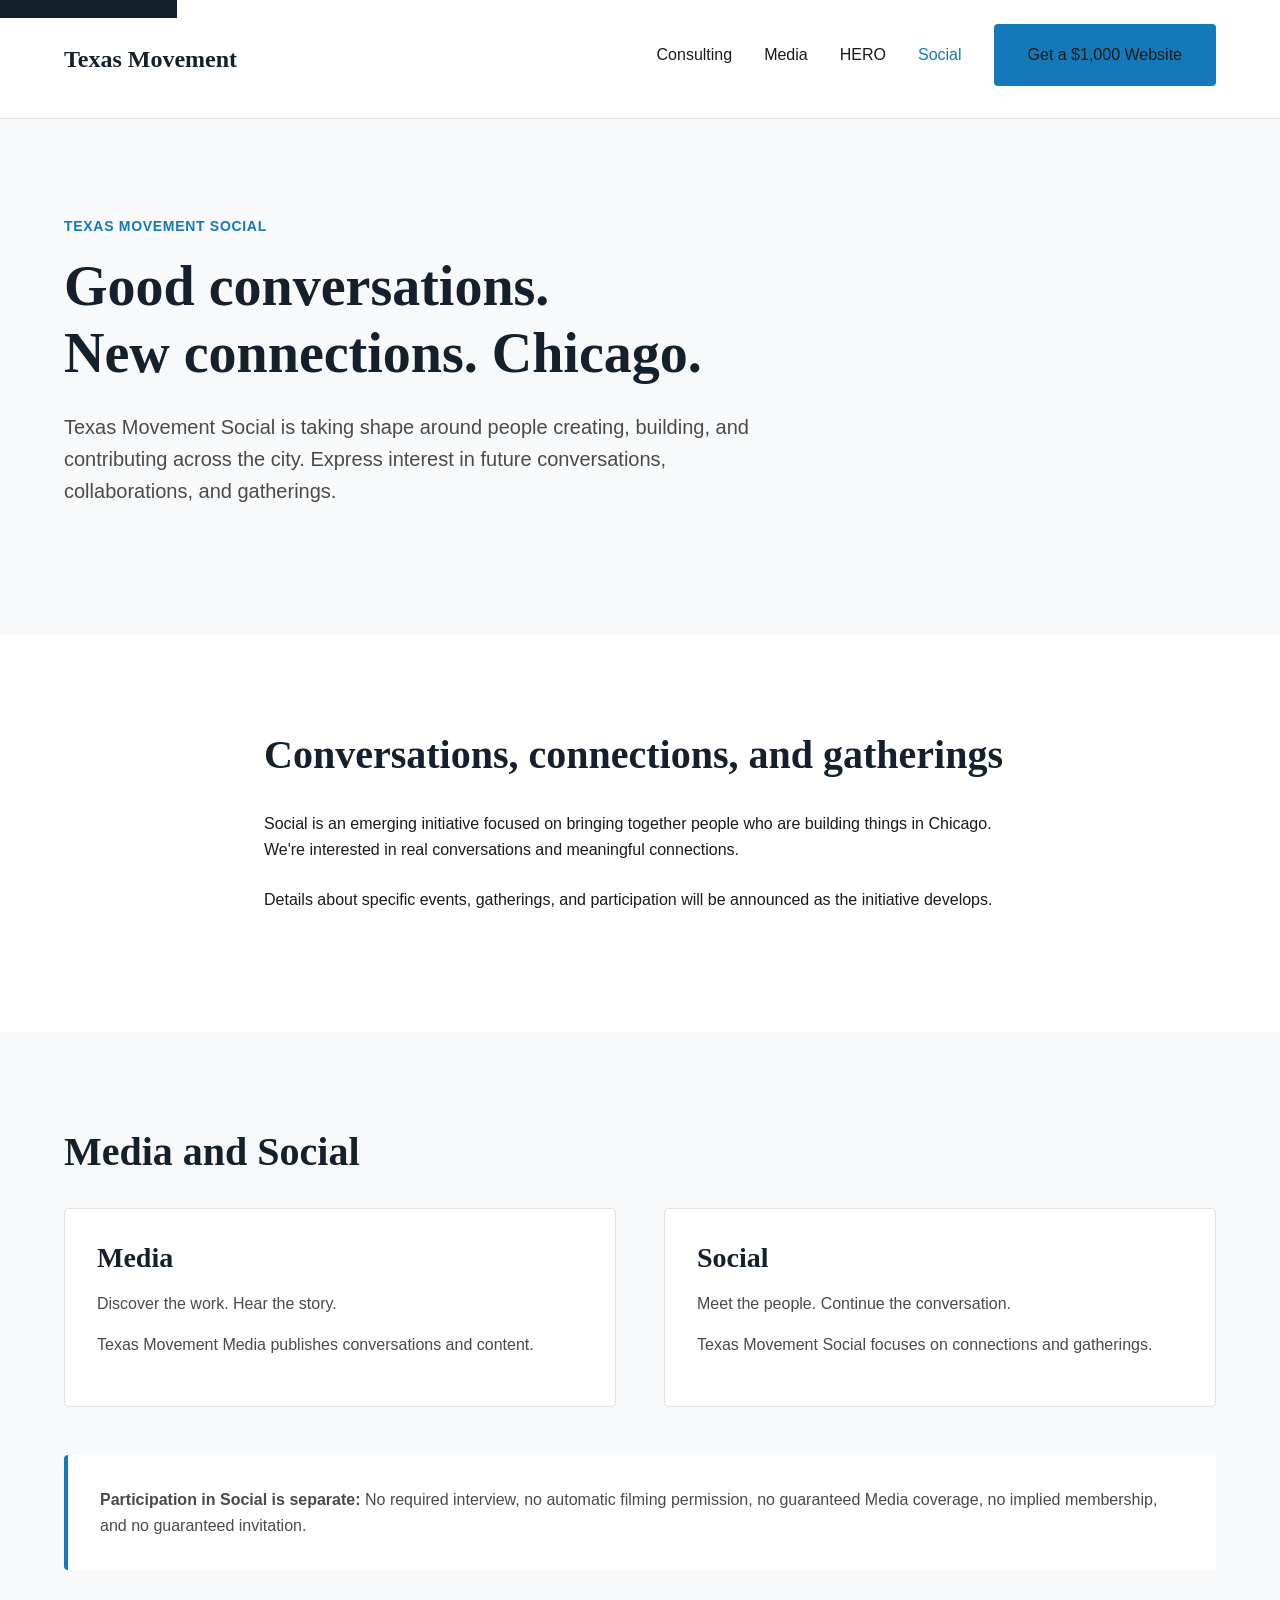
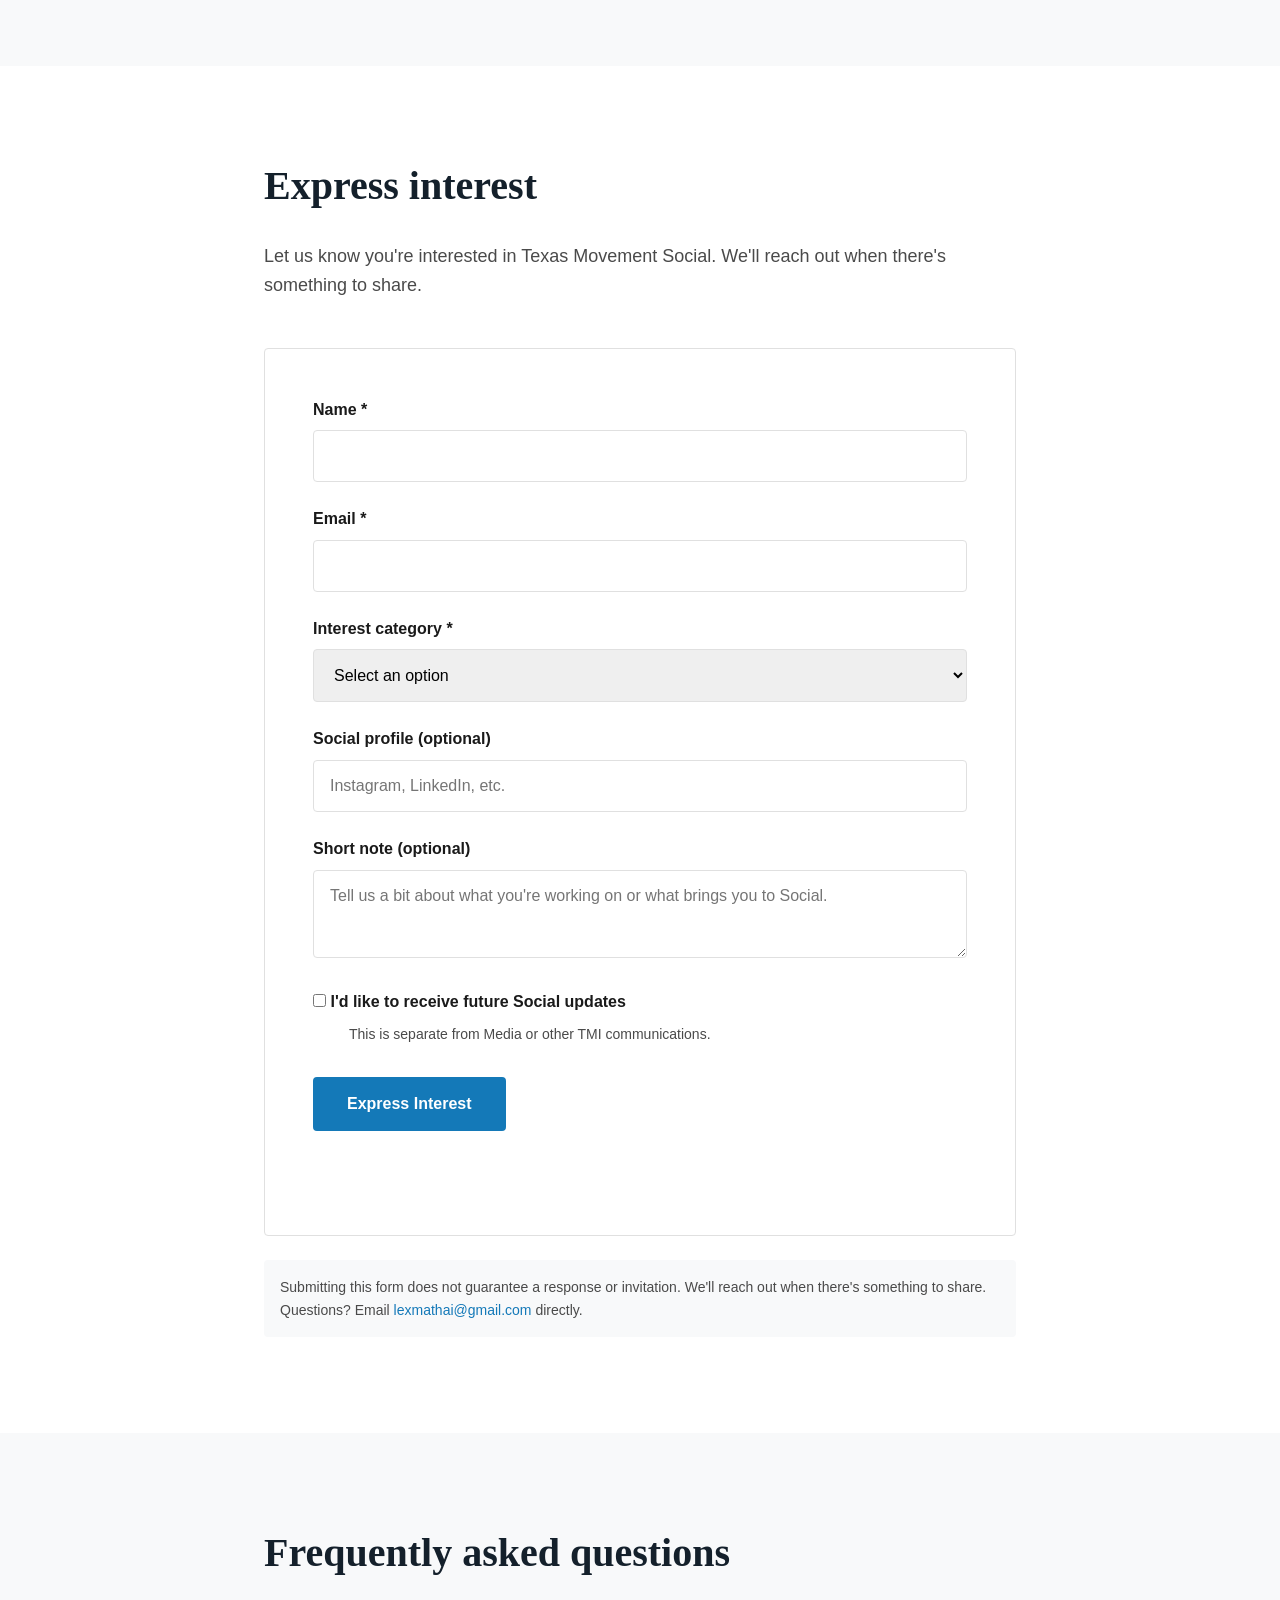
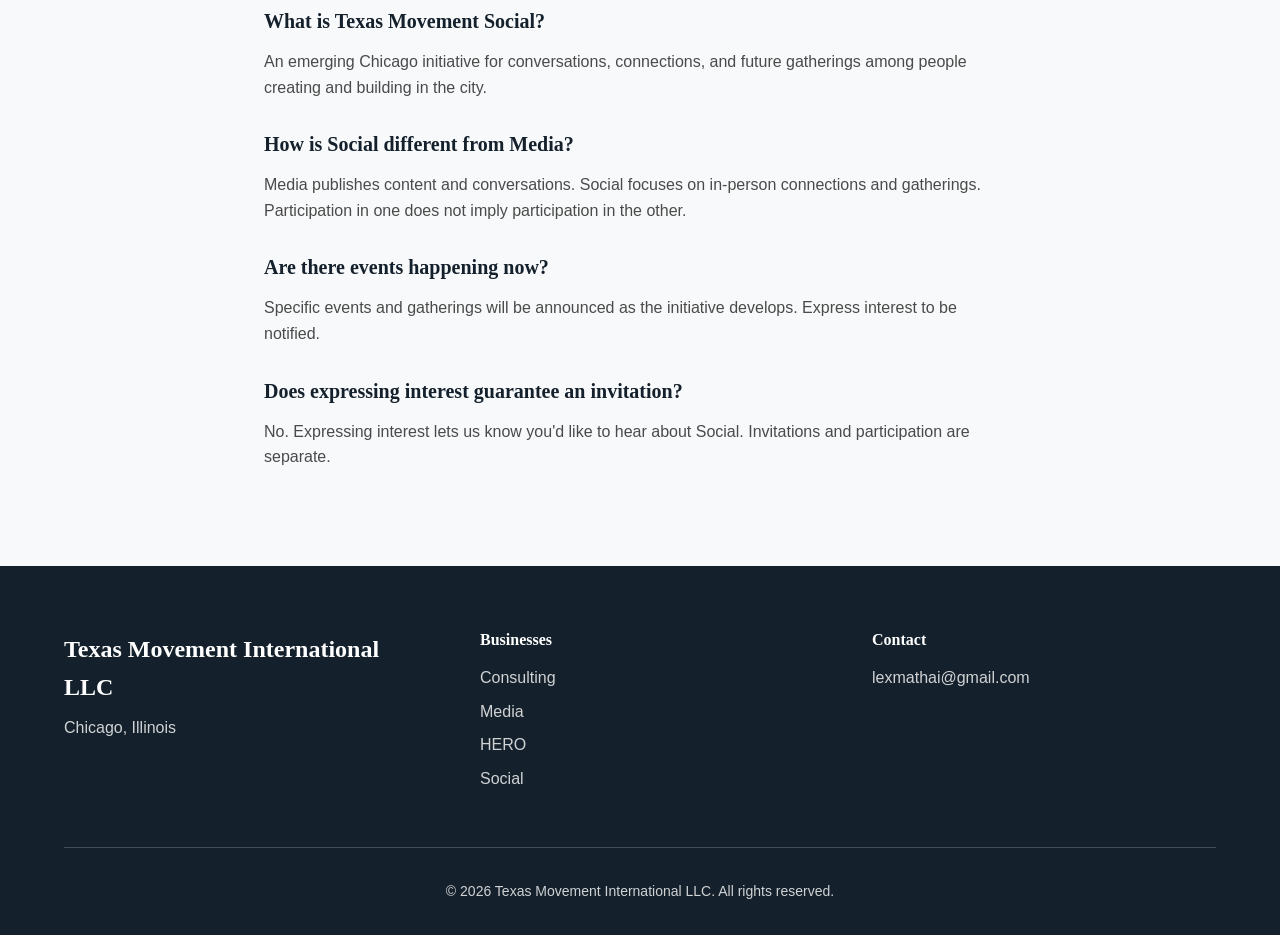
<file: social.html>
<!DOCTYPE html>
<html lang="en">
<head>
  <meta charset="UTF-8">
  <meta name="viewport" content="width=device-width, initial-scale=1.0">
  <title>Social | Texas Movement International</title>
  <meta name="description" content="Texas Movement Social is an emerging Chicago initiative for conversations, connections, and future gatherings.">
  <link rel="stylesheet" href="assets/css/styles.css">
</head>
<body>
  <a href="#main" class="skip-link">Skip to main content</a>
  
  <header class="site-header">
    <div class="container">
      <div class="header-content">
        <a href="index.html" class="brand-mark">Texas Movement</a>
        <button class="mobile-nav-toggle" aria-expanded="false" aria-controls="primary-nav" aria-label="Toggle navigation">
          <span></span>
          <span></span>
          <span></span>
        </button>
        <nav id="primary-nav" class="primary-nav" aria-label="Primary">
          <ul>
            <li><a href="consulting.html">Consulting</a></li>
            <li><a href="media.html">Media</a></li>
            <li><a href="hero.html">HERO</a></li>
            <li><a href="social.html" aria-current="page">Social</a></li>
            <li><a href="consulting.html#inquiry" class="btn btn-primary">Get a $1,000 Website</a></li>
          </ul>
        </nav>
      </div>
    </div>
  </header>

  <main id="main">
    <!-- HERO -->
    <section class="hero">
      <div class="container">
        <p class="eyebrow">Texas Movement Social</p>
        <h1>Good conversations.<br>New connections. Chicago.</h1>
        <p class="hero-support">Texas Movement Social is taking shape around people creating, building, and contributing across the city. Express interest in future conversations, collaborations, and gatherings.</p>
      </div>
    </section>

    <!-- CONVERSATIONS -->
    <section class="section">
      <div class="container container-narrow">
        <h2>Conversations, connections, and gatherings</h2>
        <p>Social is an emerging initiative focused on bringing together people who are building things in Chicago. We're interested in real conversations and meaningful connections.</p>
        <p>Details about specific events, gatherings, and participation will be announced as the initiative develops.</p>
      </div>
    </section>

    <!-- MEDIA VS SOCIAL -->
    <section class="section section-alt">
      <div class="container">
        <h2>Media and Social</h2>
        <div class="two-column">
          <div class="comparison-card">
            <h3>Media</h3>
            <p>Discover the work. Hear the story.</p>
            <p>Texas Movement Media publishes conversations and content.</p>
          </div>
          <div class="comparison-card">
            <h3>Social</h3>
            <p>Meet the people. Continue the conversation.</p>
            <p>Texas Movement Social focuses on connections and gatherings.</p>
          </div>
        </div>
        <div class="distinction-note">
          <p><strong>Participation in Social is separate:</strong> No required interview, no automatic filming permission, no guaranteed Media coverage, no implied membership, and no guaranteed invitation.</p>
        </div>
      </div>
    </section>

    <!-- INTEREST FORM -->
    <section class="section">
      <div class="container container-narrow">
        <h2>Express interest</h2>
        <p class="section-intro">Let us know you're interested in Texas Movement Social. We'll reach out when there's something to share.</p>
        
        <form id="social-form" class="inquiry-form" novalidate>
          <div class="form-group">
            <label for="name">Name *</label>
            <input type="text" id="name" name="name" required>
          </div>

          <div class="form-group">
            <label for="email">Email *</label>
            <input type="email" id="email" name="email" required>
          </div>

          <div class="form-group">
            <label for="interest">Interest category *</label>
            <select id="interest" name="interest" required>
              <option value="">Select an option</option>
              <option value="conversations">Conversations</option>
              <option value="collaborations">Collaborations</option>
              <option value="gatherings">Gatherings</option>
              <option value="general">General interest</option>
            </select>
          </div>

          <div class="form-group">
            <label for="social-profile">Social profile (optional)</label>
            <input type="text" id="social-profile" name="social-profile" placeholder="Instagram, LinkedIn, etc.">
          </div>

          <div class="form-group">
            <label for="note">Short note (optional)</label>
            <textarea id="note" name="note" rows="3" placeholder="Tell us a bit about what you're working on or what brings you to Social."></textarea>
          </div>

          <div class="form-group">
            <label class="checkbox-label">
              <input type="checkbox" id="updates" name="updates">
              <span>I'd like to receive future Social updates</span>
            </label>
            <p class="form-note-text">This is separate from Media or other TMI communications.</p>
          </div>

          <div class="form-actions">
            <button type="submit" class="btn btn-primary">Express Interest</button>
          </div>

          <div id="social-form-status" class="form-status" role="status" aria-live="polite"></div>
        </form>

        <div class="form-note">
          <p>Submitting this form does not guarantee a response or invitation. We'll reach out when there's something to share.</p>
          <p>Questions? Email <a href="mailto:lexmathai@gmail.com">lexmathai@gmail.com</a> directly.</p>
        </div>
      </div>
    </section>

    <!-- FAQ -->
    <section class="section section-alt">
      <div class="container container-narrow">
        <h2>Frequently asked questions</h2>
        <div class="faq-list">
          <div class="faq-item">
            <h3>What is Texas Movement Social?</h3>
            <p>An emerging Chicago initiative for conversations, connections, and future gatherings among people creating and building in the city.</p>
          </div>
          <div class="faq-item">
            <h3>How is Social different from Media?</h3>
            <p>Media publishes content and conversations. Social focuses on in-person connections and gatherings. Participation in one does not imply participation in the other.</p>
          </div>
          <div class="faq-item">
            <h3>Are there events happening now?</h3>
            <p>Specific events and gatherings will be announced as the initiative develops. Express interest to be notified.</p>
          </div>
          <div class="faq-item">
            <h3>Does expressing interest guarantee an invitation?</h3>
            <p>No. Expressing interest lets us know you'd like to hear about Social. Invitations and participation are separate.</p>
          </div>
        </div>
      </div>
    </section>
  </main>

  <footer class="site-footer">
    <div class="container">
      <div class="footer-content">
        <div class="footer-brand">
          <p class="footer-company">Texas Movement International LLC</p>
          <p class="footer-location">Chicago, Illinois</p>
        </div>
        <div class="footer-nav">
          <div class="footer-section">
            <h4>Businesses</h4>
            <ul>
              <li><a href="consulting.html">Consulting</a></li>
              <li><a href="media.html">Media</a></li>
              <li><a href="hero.html">HERO</a></li>
              <li><a href="social.html">Social</a></li>
            </ul>
          </div>
          <div class="footer-section">
            <h4>Contact</h4>
            <ul>
              <li><a href="mailto:lexmathai@gmail.com">lexmathai@gmail.com</a></li>
            </ul>
          </div>
        </div>
      </div>
      <div class="footer-bottom">
        <p>&copy; <span id="current-year"></span> Texas Movement International LLC. All rights reserved.</p>
      </div>
    </div>
  </footer>

  <script src="assets/js/main.js"></script>
</body>
</html>
</file>
<file: assets/css/styles.css>
/* Reset and Base */
* {
  margin: 0;
  padding: 0;
  box-sizing: border-box;
}

:root {
  --color-primary: #14202B;
  --color-secondary: #1479B8;
  --color-accent: #C8102E;
  --color-text: #1a1a1a;
  --color-text-light: #4a4a4a;
  --color-bg: #ffffff;
  --color-bg-alt: #f8f9fa;
  --color-border: #e0e0e0;
  --color-success: #1a7a3d;
  --color-error: #a61b1b;
  
  --font-primary: -apple-system, BlinkMacSystemFont, 'Segoe UI', Roboto, 'Helvetica Neue', Arial, sans-serif;
  --font-display: Georgia, 'Times New Roman', serif;
  
  --spacing-xs: 0.5rem;
  --spacing-sm: 1rem;
  --spacing-md: 1.5rem;
  --spacing-lg: 2rem;
  --spacing-xl: 3rem;
  --spacing-2xl: 4rem;
  --spacing-3xl: 6rem;
  
  --max-width: 1200px;
  --max-width-narrow: 800px;
  
  --transition: 200ms ease;
}

html {
  font-size: 16px;
  scroll-behavior: smooth;
}

@media (prefers-reduced-motion: reduce) {
  html {
    scroll-behavior: auto;
  }
  * {
    animation-duration: 0.01ms !important;
    animation-iteration-count: 1 !important;
    transition-duration: 0.01ms !important;
  }
}

body {
  font-family: var(--font-primary);
  color: var(--color-text);
  background: var(--color-bg);
  line-height: 1.6;
  -webkit-font-smoothing: antialiased;
  -moz-osx-font-smoothing: grayscale;
}

/* Typography */
h1, h2, h3, h4, h5, h6 {
  font-family: var(--font-display);
  font-weight: 700;
  line-height: 1.2;
  color: var(--color-primary);
}

h1 {
  font-size: clamp(2rem, 5vw, 3.5rem);
  margin-bottom: var(--spacing-md);
}

h2 {
  font-size: clamp(1.75rem, 4vw, 2.5rem);
  margin-bottom: var(--spacing-lg);
}

h3 {
  font-size: clamp(1.25rem, 3vw, 1.75rem);
  margin-bottom: var(--spacing-sm);
}

h4 {
  font-size: 1.25rem;
  margin-bottom: var(--spacing-sm);
}

p {
  margin-bottom: var(--spacing-md);
}

a {
  color: var(--color-secondary);
  text-decoration: none;
  transition: color var(--transition);
}

a:hover {
  color: var(--color-primary);
}

a:focus {
  outline: 3px solid var(--color-secondary);
  outline-offset: 2px;
}

ul, ol {
  margin-left: var(--spacing-lg);
  margin-bottom: var(--spacing-md);
}

li {
  margin-bottom: var(--spacing-xs);
}

/* Layout */
.container {
  max-width: var(--max-width);
  margin: 0 auto;
  padding: 0 var(--spacing-md);
}

.container-narrow {
  max-width: var(--max-width-narrow);
}

/* Skip Link */
.skip-link {
  position: absolute;
  top: -40px;
  left: 0;
  background: var(--color-primary);
  color: var(--color-bg);
  padding: var(--spacing-sm);
  text-decoration: none;
  z-index: 100;
}

.skip-link:focus {
  top: 0;
}

/* Header */
.site-header {
  background: var(--color-bg);
  border-bottom: 1px solid var(--color-border);
  position: sticky;
  top: 0;
  z-index: 50;
}

.header-content {
  display: flex;
  align-items: center;
  justify-content: space-between;
  padding: var(--spacing-md) 0;
}

.brand-mark {
  font-family: var(--font-display);
  font-size: 1.5rem;
  font-weight: 700;
  color: var(--color-primary);
  text-decoration: none;
}

.brand-mark:hover {
  color: var(--color-secondary);
}

.mobile-nav-toggle {
  display: none;
  flex-direction: column;
  gap: 4px;
  background: none;
  border: none;
  cursor: pointer;
  padding: var(--spacing-xs);
}

.mobile-nav-toggle span {
  width: 24px;
  height: 2px;
  background: var(--color-primary);
  transition: all var(--transition);
}

.primary-nav ul {
  list-style: none;
  margin: 0;
  display: flex;
  gap: var(--spacing-lg);
  align-items: center;
}

.primary-nav a {
  color: var(--color-text);
  font-weight: 500;
  text-decoration: none;
  transition: color var(--transition);
}

.primary-nav a:hover,
.primary-nav a[aria-current="page"] {
  color: var(--color-secondary);
}

@media (max-width: 768px) {
  .mobile-nav-toggle {
    display: flex;
  }

  .primary-nav {
    position: fixed;
    top: 73px;
    left: 0;
    right: 0;
    background: var(--color-bg);
    border-bottom: 1px solid var(--color-border);
    padding: var(--spacing-lg);
    transform: translateY(-100%);
    opacity: 0;
    pointer-events: none;
    transition: all var(--transition);
  }

  .primary-nav.is-open {
    transform: translateY(0);
    opacity: 1;
    pointer-events: all;
  }

  .primary-nav ul {
    flex-direction: column;
    gap: var(--spacing-md);
  }

  .primary-nav li {
    width: 100%;
  }

  .primary-nav a {
    display: block;
    padding: var(--spacing-sm);
  }
}

/* Buttons */
.btn {
  display: inline-block;
  padding: var(--spacing-sm) var(--spacing-lg);
  font-weight: 600;
  text-align: center;
  text-decoration: none;
  border: 2px solid transparent;
  border-radius: 4px;
  cursor: pointer;
  transition: all var(--transition);
  font-size: 1rem;
}

.btn:hover {
  transform: translateY(-2px);
}

.btn:active {
  transform: translateY(0);
}

.btn-primary {
  background: var(--color-secondary);
  color: var(--color-bg);
  border-color: var(--color-secondary);
}

.btn-primary:hover {
  background: var(--color-primary);
  border-color: var(--color-primary);
  color: var(--color-bg);
}

.btn-secondary {
  background: transparent;
  color: var(--color-secondary);
  border-color: var(--color-secondary);
}

.btn-secondary:hover {
  background: var(--color-secondary);
  color: var(--color-bg);
}

.btn-large {
  padding: var(--spacing-md) var(--spacing-xl);
  font-size: 1.125rem;
}

/* Hero Section */
.hero {
  padding: var(--spacing-3xl) 0;
  background: var(--color-bg-alt);
}

.eyebrow {
  font-size: 0.875rem;
  font-weight: 600;
  text-transform: uppercase;
  letter-spacing: 0.05em;
  color: var(--color-secondary);
  margin-bottom: var(--spacing-sm);
}

.hero-support {
  font-size: 1.25rem;
  color: var(--color-text-light);
  max-width: 700px;
  margin-bottom: var(--spacing-lg);
}

.hero-actions {
  display: flex;
  gap: var(--spacing-md);
  flex-wrap: wrap;
  margin-bottom: var(--spacing-lg);
}

.hero-note {
  font-size: 0.875rem;
  color: var(--color-text-light);
  font-style: italic;
  max-width: 700px;
}

/* Sections */
.section {
  padding: var(--spacing-3xl) 0;
}

.section-alt {
  background: var(--color-bg-alt);
}

.section-intro {
  font-size: 1.125rem;
  color: var(--color-text-light);
  max-width: 700px;
  margin-bottom: var(--spacing-xl);
}

.section-cta {
  background: var(--color-primary);
  color: var(--color-bg);
  text-align: center;
}

.section-cta h2,
.section-cta p {
  color: var(--color-bg);
}

/* Features Grid */
.features-grid {
  display: grid;
  grid-template-columns: repeat(auto-fit, minmax(280px, 1fr));
  gap: var(--spacing-lg);
}

.feature h3 {
  font-size: 1.25rem;
  margin-bottom: var(--spacing-sm);
}

.feature p {
  color: var(--color-text-light);
}

/* Cards Grid */
.cards-grid {
  display: grid;
  grid-template-columns: repeat(auto-fit, minmax(280px, 1fr));
  gap: var(--spacing-lg);
}

.card {
  background: var(--color-bg);
  border: 1px solid var(--color-border);
  padding: var(--spacing-lg);
  border-radius: 4px;
  transition: all var(--transition);
}

.card:hover {
  border-color: var(--color-secondary);
  box-shadow: 0 4px 12px rgba(0, 0, 0, 0.1);
}

.card h3 {
  font-size: 1.5rem;
  margin-bottom: var(--spacing-sm);
}

.card p {
  color: var(--color-text-light);
  margin-bottom: var(--spacing-md);
}

.card-link {
  font-weight: 600;
  color: var(--color-secondary);
}

.card-link:hover {
  color: var(--color-primary);
}

/* Inclusions Grid */
.inclusions-grid {
  display: grid;
  grid-template-columns: repeat(auto-fit, minmax(280px, 1fr));
  gap: var(--spacing-lg);
}

.inclusion {
  background: var(--color-bg);
  padding: var(--spacing-lg);
  border-left: 4px solid var(--color-secondary);
}

.inclusion h3 {
  font-size: 1.25rem;
  margin-bottom: var(--spacing-sm);
}

.inclusion p {
  color: var(--color-text-light);
}

/* Timeline */
.timeline-start {
  background: var(--color-bg);
  padding: var(--spacing-lg);
  border-radius: 4px;
  margin-bottom: var(--spacing-xl);
}

.timeline-start h3 {
  margin-bottom: var(--spacing-sm);
}

.timeline-requirements {
  list-style: none;
  margin-left: 0;
}

.timeline-requirements li {
  padding-left: var(--spacing-lg);
  position: relative;
  margin-bottom: var(--spacing-sm);
}

.timeline-requirements li::before {
  content: "✓";
  position: absolute;
  left: 0;
  color: var(--color-success);
  font-weight: 700;
}

.timeline-steps {
  display: grid;
  gap: var(--spacing-lg);
  margin-bottom: var(--spacing-xl);
}

.timeline-step {
  display: flex;
  gap: var(--spacing-lg);
  align-items: flex-start;
}

.step-number {
  flex-shrink: 0;
  width: 48px;
  height: 48px;
  background: var(--color-secondary);
  color: var(--color-bg);
  border-radius: 50%;
  display: flex;
  align-items: center;
  justify-content: center;
  font-weight: 700;
  font-size: 1.25rem;
}

.step-content h3 {
  margin-bottom: var(--spacing-xs);
}

.step-content p {
  color: var(--color-text-light);
  margin: 0;
}

.timeline-notes {
  background: var(--color-bg);
  padding: var(--spacing-lg);
  border-radius: 4px;
  border-left: 4px solid var(--color-accent);
}

.timeline-notes h3 {
  margin-bottom: var(--spacing-sm);
}

.timeline-notes ul {
  margin-left: var(--spacing-lg);
  color: var(--color-text-light);
}

/* Pricing */
.price-card {
  text-align: center;
  background: var(--color-bg);
  padding: var(--spacing-2xl);
  border: 2px solid var(--color-secondary);
  border-radius: 4px;
  margin-bottom: var(--spacing-xl);
}

.price-amount {
  font-size: 4rem;
  font-weight: 700;
  color: var(--color-secondary);
  margin-bottom: var(--spacing-xs);
}

.price-label {
  font-size: 1.25rem;
  color: var(--color-text-light);
}

.pricing-details h3 {
  margin-top: var(--spacing-lg);
  margin-bottom: var(--spacing-sm);
}

.pricing-details ul {
  color: var(--color-text-light);
}

/* Two Column */
.two-column {
  display: grid;
  grid-template-columns: repeat(auto-fit, minmax(300px, 1fr));
  gap: var(--spacing-xl);
}

.two-column h3 {
  margin-bottom: var(--spacing-sm);
}

.two-column ul {
  color: var(--color-text-light);
}

/* Exclusions */
.exclusions-list {
  list-style: none;
  margin-left: 0;
}

.exclusions-list li {
  padding-left: var(--spacing-lg);
  position: relative;
  margin-bottom: var(--spacing-sm);
  color: var(--color-text-light);
}

.exclusions-list li::before {
  content: "✗";
  position: absolute;
  left: 0;
  color: var(--color-accent);
  font-weight: 700;
}

/* FAQ */
.faq-list {
  display: grid;
  gap: var(--spacing-lg);
}

.faq-item h3 {
  font-size: 1.25rem;
  margin-bottom: var(--spacing-sm);
}

.faq-item p {
  color: var(--color-text-light);
  margin: 0;
}

/* Forms */
.inquiry-form {
  background: var(--color-bg);
  padding: var(--spacing-xl);
  border: 1px solid var(--color-border);
  border-radius: 4px;
}

.form-group {
  margin-bottom: var(--spacing-md);
}

.form-group label {
  display: block;
  font-weight: 600;
  margin-bottom: var(--spacing-xs);
}

.form-group input,
.form-group select,
.form-group textarea {
  width: 100%;
  padding: var(--spacing-sm);
  border: 1px solid var(--color-border);
  border-radius: 4px;
  font-family: var(--font-primary);
  font-size: 1rem;
  transition: border-color var(--transition);
}

.form-group input:focus,
.form-group select:focus,
.form-group textarea:focus {
  outline: none;
  border-color: var(--color-secondary);
}

.checkbox-label {
  display: flex;
  align-items: flex-start;
  gap: var(--spacing-sm);
  cursor: pointer;
}

.checkbox-label input[type="checkbox"] {
  width: auto;
  margin-top: 4px;
}

.form-note-text {
  font-size: 0.875rem;
  color: var(--color-text-light);
  margin-top: var(--spacing-xs);
  margin-left: calc(var(--spacing-sm) + 20px);
}

.form-actions {
  margin-top: var(--spacing-lg);
}

.form-status {
  margin-top: var(--spacing-md);
  padding: var(--spacing-sm);
  border-radius: 4px;
  font-weight: 600;
}

.form-status.success {
  background: #e6f4ea;
  color: var(--color-success);
  border: 1px solid var(--color-success);
}

.form-status.error {
  background: #fce8e8;
  color: var(--color-error);
  border: 1px solid var(--color-error);
}

.form-note {
  margin-top: var(--spacing-md);
  padding: var(--spacing-sm);
  background: var(--color-bg-alt);
  border-radius: 4px;
  font-size: 0.875rem;
  color: var(--color-text-light);
}

.form-note p {
  margin: 0;
}

/* CTA Box */
.cta-box {
  margin-top: var(--spacing-xl);
  text-align: center;
}

/* Participation Types */
.participation-types {
  display: grid;
  gap: var(--spacing-lg);
  margin: var(--spacing-xl) 0;
}

.participation-type {
  background: var(--color-bg-alt);
  padding: var(--spacing-lg);
  border-radius: 4px;
}

.participation-type h3 {
  font-size: 1.25rem;
  margin-bottom: var(--spacing-sm);
}

.participation-type p {
  color: var(--color-text-light);
  margin: 0;
}

/* Media Coming Soon */
.media-coming-soon {
  background: var(--color-bg);
  padding: var(--spacing-2xl);
  border: 2px dashed var(--color-border);
  border-radius: 4px;
  text-align: center;
  color: var(--color-text-light);
}

/* Comparison Cards */
.comparison-card {
  background: var(--color-bg);
  padding: var(--spacing-lg);
  border: 1px solid var(--color-border);
  border-radius: 4px;
}

.comparison-card h3 {
  margin-bottom: var(--spacing-sm);
}

.comparison-card p {
  color: var(--color-text-light);
  margin-bottom: var(--spacing-sm);
}

.distinction-note {
  margin-top: var(--spacing-xl);
  padding: var(--spacing-lg);
  background: var(--color-bg);
  border-left: 4px solid var(--color-secondary);
  border-radius: 4px;
}

.distinction-note p {
  margin: 0;
  color: var(--color-text-light);
}

/* Footer */
.site-footer {
  background: var(--color-primary);
  color: var(--color-bg);
  padding: var(--spacing-2xl) 0 var(--spacing-lg);
}

.footer-content {
  display: grid;
  grid-template-columns: 1fr 2fr;
  gap: var(--spacing-xl);
  margin-bottom: var(--spacing-xl);
}

@media (max-width: 768px) {
  .footer-content {
    grid-template-columns: 1fr;
  }
}

.footer-company {
  font-family: var(--font-display);
  font-size: 1.5rem;
  font-weight: 700;
  margin-bottom: var(--spacing-xs);
}

.footer-location {
  color: rgba(255, 255, 255, 0.8);
  margin: 0;
}

.footer-nav {
  display: grid;
  grid-template-columns: repeat(auto-fit, minmax(200px, 1fr));
  gap: var(--spacing-xl);
}

.footer-section h4 {
  color: var(--color-bg);
  font-size: 1rem;
  margin-bottom: var(--spacing-sm);
}

.footer-section ul {
  list-style: none;
  margin: 0;
}

.footer-section li {
  margin-bottom: var(--spacing-xs);
}

.footer-section a {
  color: rgba(255, 255, 255, 0.8);
  text-decoration: none;
  transition: color var(--transition);
}

.footer-section a:hover {
  color: var(--color-bg);
}

.footer-bottom {
  padding-top: var(--spacing-lg);
  border-top: 1px solid rgba(255, 255, 255, 0.2);
  text-align: center;
}

.footer-bottom p {
  color: rgba(255, 255, 255, 0.8);
  margin: 0;
  font-size: 0.875rem;
}

/* Responsive */
@media (max-width: 768px) {
  .hero {
    padding: var(--spacing-2xl) 0;
  }

  .section {
    padding: var(--spacing-2xl) 0;
  }

  .hero-actions {
    flex-direction: column;
  }

  .hero-actions .btn {
    width: 100%;
  }

  .price-amount {
    font-size: 3rem;
  }

  .two-column {
    grid-template-columns: 1fr;
  }
}
</file>
